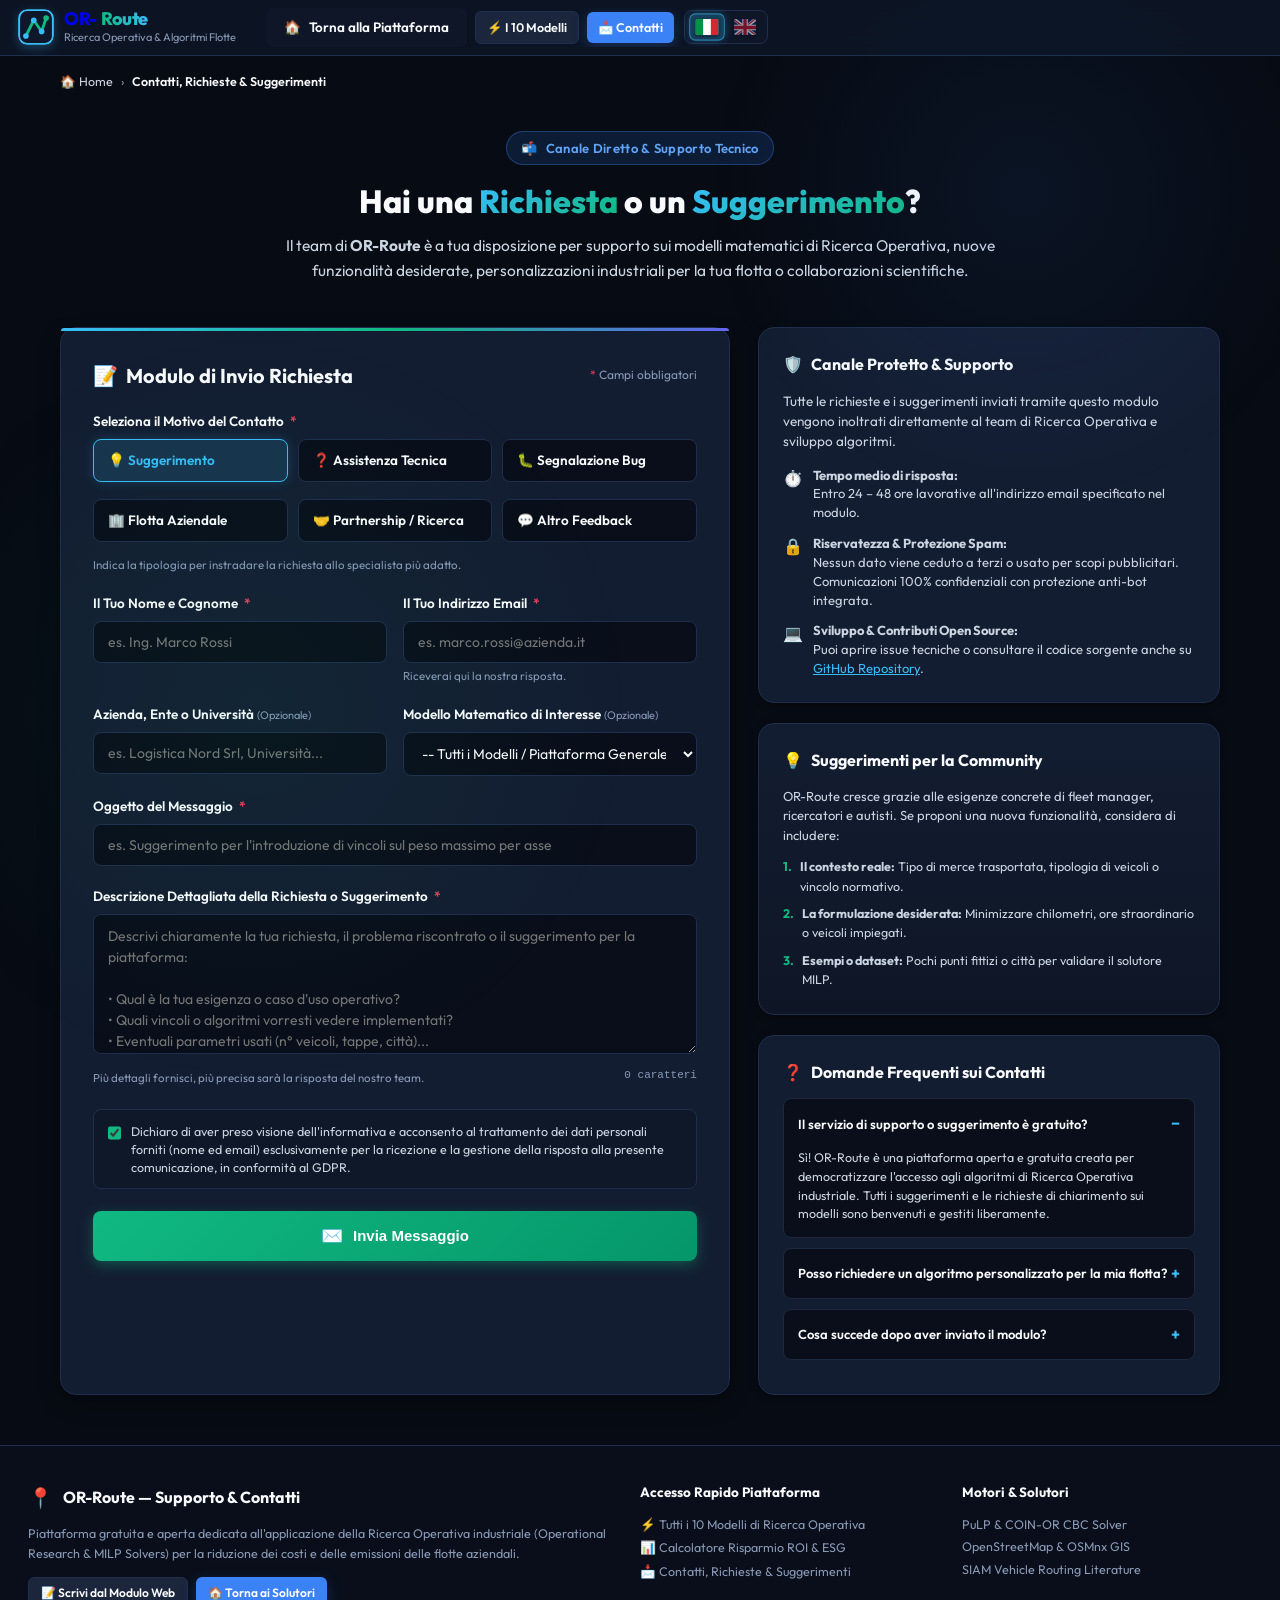
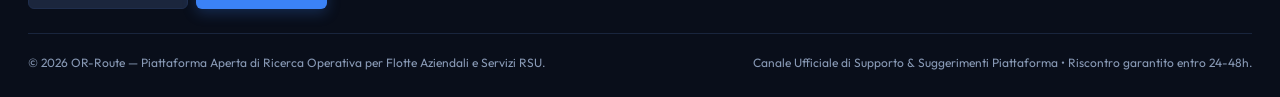
<file: web/contatti.html>
<!DOCTYPE html>
<html lang="it">
<head>
  <!-- Google tag (gtag.js) -->
  <script async src="https://www.googletagmanager.com/gtag/js?id=G-YT9ZZNVBYD"></script>
  <script>
    window.OR_ROUTE_GA_ID = "G-YT9ZZNVBYD";
    window.OR_ROUTE_GTM_ID = "GTM-5PGN5QN8";
    window.dataLayer = window.dataLayer || [];
    function gtag(){dataLayer.push(arguments);}
    gtag("js", new Date());
    gtag("config", "G-YT9ZZNVBYD", { anonymize_ip: true });
  </script>

  <meta charset="UTF-8">
  <meta name="viewport" content="width=device-width, initial-scale=1.0">
  <title>Contatti, Assistenza &amp; Suggerimenti &mdash; OR-Route</title>
  <meta name="description" content="Invia le tue richieste, segnalazioni o suggerimenti per la piattaforma OR-Route di Ricerca Operativa e ottimizzazione flotte aziendali.">
  <meta name="robots" content="index, follow">
  <link rel="icon" type="image/svg+xml" href="/favicon.svg">
  <link rel="icon" type="image/png" sizes="64x64" href="/favicon.png">
  <link rel="shortcut icon" href="/favicon.ico">
  <link rel="apple-touch-icon" href="/favicon.png">
  <link rel="canonical" href="https://or-route.com/contatti">
  <link rel="alternate" hreflang="it" href="https://or-route.com/contatti">
  <link rel="alternate" hreflang="en" href="https://or-route.com/contatti?lang=en">
  <meta property="og:type" content="website">
  <meta property="og:site_name" content="OR-Route">
  <meta property="og:title" content="Contatti, Assistenza &amp; Suggerimenti — OR-Route">
  <meta property="og:description" content="Contatta il team di OR-Route per assistenza tecnica, consulenza su modelli di Ricerca Operativa (CARP, CVRP, VRPTW) e ottimizzazione flotte.">
  <meta property="og:url" content="https://or-route.com/contatti">

  <!-- GOOGLE ADSENSE INTEGRATION (Codice Editore & Meta Tag di Verifica Dominio) -->
  <meta name="google-adsense-account" content="ca-pub-7594990329383062">
  <script async src="https://pagead2.googlesyndication.com/pagead/js/adsbygoogle.js?client=ca-pub-7594990329383062" crossorigin="anonymous"></script>

  <!-- Google Fonts: Outfit & JetBrains Mono -->
  <link rel="preconnect" href="https://fonts.googleapis.com">
  <link rel="preconnect" href="https://fonts.gstatic.com" crossorigin>
  <link href="https://fonts.googleapis.com/css2?family=JetBrains+Mono:wght@400;500;600;700&family=Outfit:wght@300;400;500;600;700;800&display=swap" rel="stylesheet">

  <!-- Foglio di Stile Base della Piattaforma -->
  <link rel="stylesheet" href="style.css?v=20261115_1420">

  <style>
    /* Stili dedicati per la pagina Contatti & Suggerimenti */
    .contact-hero {
      text-align: center;
      padding: 40px 20px 24px;
      max-width: 900px;
      margin: 0 auto;
    }
    .contact-badge {
      display: inline-flex;
      align-items: center;
      gap: 8px;
      padding: 6px 14px;
      border-radius: 9999px;
      background: rgba(59, 130, 246, 0.15);
      border: 1px solid rgba(59, 130, 246, 0.35);
      color: #60a5fa;
      font-size: 13px;
      font-weight: 600;
      letter-spacing: 0.3px;
      margin-bottom: 16px;
    }
    .contact-hero h1 {
      font-size: 32px;
      font-weight: 800;
      color: var(--text-main);
      margin-bottom: 12px;
      line-height: 1.25;
    }
    .contact-hero h1 span {
      background: linear-gradient(135deg, #38bdf8 0%, #10b981 100%);
      -webkit-background-clip: text;
      -webkit-text-fill-color: transparent;
    }
    .contact-hero p {
      font-size: 15.5px;
      color: var(--text-secondary);
      line-height: 1.6;
      max-width: 720px;
      margin: 0 auto;
    }

    /* Layout a 2 Colonne */
    .contact-grid {
      display: grid;
      grid-template-columns: 1.45fr 1fr;
      gap: 28px;
      max-width: 1200px;
      margin: 20px auto 50px;
      padding: 0 20px;
    }

    @media (max-width: 920px) {
      .contact-grid {
        grid-template-columns: 1fr;
        gap: 24px;
      }
      .contact-hero h1 {
        font-size: 26px;
      }
    }

    /* Box Principale Form */
    .form-card {
      background: var(--bg-card);
      border: 1px solid var(--border-color);
      border-radius: var(--radius-lg);
      padding: 32px;
      box-shadow: var(--shadow-md);
      position: relative;
    }

    .form-card::before {
      content: '';
      position: absolute;
      top: 0;
      left: 0;
      right: 0;
      height: 3px;
      background: linear-gradient(90deg, #38bdf8, #10b981, #6366f1);
      border-radius: var(--radius-lg) var(--radius-lg) 0 0;
    }

    .form-group-custom {
      margin-bottom: 20px;
    }
    .form-group-custom label {
      display: block;
      font-size: 13.5px;
      font-weight: 600;
      color: var(--text-main);
      margin-bottom: 7px;
    }
    .form-group-custom label .req {
      color: #f43f5e;
      margin-left: 3px;
    }
    .form-group-custom .hint {
      display: block;
      font-size: 11.5px;
      color: var(--text-muted);
      margin-top: 5px;
      line-height: 1.4;
    }

    .inp-custom, .select-custom, .textarea-custom {
      width: 100%;
      background: #090e1a;
      border: 1px solid #1f2e4d;
      border-radius: 8px;
      padding: 11px 14px;
      color: var(--text-main);
      font-size: 14px;
      font-family: inherit;
      transition: all 0.2s ease;
      box-sizing: border-box;
    }
    .inp-custom:focus, .select-custom:focus, .textarea-custom:focus {
      outline: none;
      border-color: #38bdf8;
      box-shadow: 0 0 0 3px rgba(56, 189, 248, 0.2);
      background: #0d1527;
    }
    .textarea-custom {
      min-height: 140px;
      resize: vertical;
      line-height: 1.5;
    }

    /* Badge Categorie Interattive */
    .category-pills {
      display: grid;
      grid-template-columns: repeat(auto-fill, minmax(180px, 1fr));
      gap: 10px;
      margin-bottom: 8px;
    }
    .category-pill {
      display: flex;
      align-items: center;
      gap: 8px;
      padding: 10px 14px;
      background: #090e1a;
      border: 1px solid #1f2e4d;
      border-radius: 8px;
      cursor: pointer;
      font-size: 13px;
      color: var(--text-secondary);
      transition: all 0.2s ease;
      user-select: none;
    }
    .category-pill:hover {
      border-color: rgba(56, 189, 248, 0.5);
      background: #10192e;
      color: var(--text-main);
    }
    .category-pill.active {
      border-color: #38bdf8;
      background: rgba(56, 189, 248, 0.14);
      color: #38bdf8;
      font-weight: 600;
      box-shadow: 0 0 12px rgba(56, 189, 248, 0.2);
    }
    .category-pill input {
      display: none;
    }

    .form-row-2 {
      display: grid;
      grid-template-columns: 1fr 1fr;
      gap: 16px;
    }
    @media (max-width: 600px) {
      .form-row-2 {
        grid-template-columns: 1fr;
      }
      .category-pills {
        grid-template-columns: 1fr;
      }
    }

    /* Privacy Checkbox */
    .privacy-check {
      display: flex;
      align-items: flex-start;
      gap: 10px;
      margin: 22px 0;
      padding: 12px 14px;
      background: rgba(14, 22, 38, 0.7);
      border: 1px solid var(--border-color);
      border-radius: 8px;
      font-size: 12.5px;
      color: var(--text-secondary);
      line-height: 1.45;
    }
    .privacy-check input[type="checkbox"] {
      margin-top: 3px;
      accent-color: #10b981;
      width: 16px;
      height: 16px;
      cursor: pointer;
    }

    /* Azioni Form */
    .form-actions {
      display: flex;
      flex-direction: column;
      gap: 12px;
      margin-top: 10px;
    }
    .btn-submit-main {
      width: 100%;
      background: linear-gradient(135deg, #10b981 0%, #059669 100%);
      color: #ffffff;
      border: none;
      border-radius: 8px;
      padding: 14px 24px;
      font-size: 15px;
      font-weight: 700;
      cursor: pointer;
      display: flex;
      align-items: center;
      justify-content: center;
      gap: 10px;
      transition: all 0.25s ease;
      box-shadow: 0 4px 14px rgba(16, 185, 129, 0.35);
    }
    .btn-submit-main:hover {
      background: linear-gradient(135deg, #059669 0%, #047857 100%);
      transform: translateY(-2px);
      box-shadow: 0 6px 20px rgba(16, 185, 129, 0.45);
    }
    .btn-submit-main:disabled {
      opacity: 0.6;
      cursor: not-allowed;
      transform: none;
      box-shadow: none;
    }

    .btn-mailto-fallback {
      width: 100%;
      background: #0f172a;
      border: 1px solid #1e293b;
      color: #94a3b8;
      border-radius: 8px;
      padding: 11px 18px;
      font-size: 13px;
      font-weight: 500;
      cursor: pointer;
      display: flex;
      align-items: center;
      justify-content: center;
      gap: 8px;
      transition: all 0.2s ease;
      text-decoration: none;
    }
    .btn-mailto-fallback:hover {
      background: #1e293b;
      color: #f1f5f9;
      border-color: #334155;
    }

    /* Feedback Alert Boxes */
    .alert-box {
      display: none;
      padding: 16px 20px;
      border-radius: 10px;
      margin-bottom: 22px;
      font-size: 13.5px;
      line-height: 1.5;
      animation: fadeIn 0.3s ease;
    }
    @keyframes fadeIn {
      from { opacity: 0; transform: translateY(-8px); }
      to { opacity: 1; transform: translateY(0); }
    }
    .alert-success {
      background: rgba(16, 185, 129, 0.15);
      border: 1px solid rgba(16, 185, 129, 0.5);
      color: #34d399;
    }
    .alert-error {
      background: rgba(239, 68, 68, 0.15);
      border: 1px solid rgba(239, 68, 68, 0.5);
      color: #f87171;
    }
    .alert-loading {
      background: rgba(56, 189, 248, 0.15);
      border: 1px solid rgba(56, 189, 248, 0.5);
      color: #38bdf8;
      display: none;
      align-items: center;
      gap: 12px;
    }
    .spinner {
      width: 18px;
      height: 18px;
      border: 2px solid rgba(56, 189, 248, 0.3);
      border-top-color: #38bdf8;
      border-radius: 50%;
      animation: spin 0.8s linear infinite;
    }
    @keyframes spin {
      to { transform: rotate(360deg); }
    }

    /* Sidebar Cards */
    .sidebar-col {
      display: flex;
      flex-direction: column;
      gap: 20px;
    }
    .side-card {
      background: var(--bg-card);
      border: 1px solid var(--border-color);
      border-radius: var(--radius-lg);
      padding: 24px;
      box-shadow: var(--shadow-sm);
    }
    .side-card h3 {
      font-size: 16px;
      font-weight: 700;
      color: var(--text-main);
      margin-bottom: 14px;
      display: flex;
      align-items: center;
      gap: 8px;
    }
    .email-display-box {
      background: #080d18;
      border: 1px solid #1e293b;
      border-radius: 8px;
      padding: 14px 16px;
      display: flex;
      align-items: center;
      justify-content: space-between;
      gap: 10px;
      margin: 12px 0 16px;
    }
    .email-text {
      font-family: 'JetBrains Mono', monospace;
      font-size: 14px;
      color: #38bdf8;
      font-weight: 600;
      word-break: break-all;
    }
    .btn-copy {
      background: #1e293b;
      border: 1px solid #334155;
      color: #f8fafc;
      padding: 6px 12px;
      border-radius: 6px;
      font-size: 12px;
      font-weight: 600;
      cursor: pointer;
      display: inline-flex;
      align-items: center;
      gap: 5px;
      transition: all 0.2s ease;
      flex-shrink: 0;
    }
    .btn-copy:hover {
      background: #334155;
      color: #38bdf8;
    }

    .info-list {
      list-style: none;
      display: flex;
      flex-direction: column;
      gap: 12px;
      font-size: 13px;
      color: var(--text-secondary);
    }
    .info-list li {
      display: flex;
      align-items: flex-start;
      gap: 10px;
      line-height: 1.45;
    }
    .info-list li span.icon {
      font-size: 16px;
      flex-shrink: 0;
      margin-top: 1px;
    }

    /* FAQ Accordion rapido */
    .faq-mini-item {
      border: 1px solid #1e293b;
      border-radius: 8px;
      margin-bottom: 10px;
      background: #090e1a;
      overflow: hidden;
    }
    .faq-mini-item summary {
      padding: 12px 14px;
      cursor: pointer;
      font-size: 13px;
      font-weight: 600;
      color: var(--text-main);
      display: flex;
      align-items: center;
      justify-content: space-between;
      list-style: none;
      user-select: none;
    }
    .faq-mini-item summary::-webkit-details-marker {
      display: none;
    }
    .faq-mini-item summary::after {
      content: '+';
      font-size: 16px;
      color: #38bdf8;
      font-weight: 700;
    }
    .faq-mini-item[open] summary::after {
      content: '−';
    }
    .faq-mini-item p {
      padding: 0 14px 14px;
      font-size: 12.5px;
      color: var(--text-secondary);
      line-height: 1.5;
    }

    /* Breadcrumbs */
    .breadcrumbs {
      max-width: 1200px;
      margin: 16px auto 0;
      padding: 0 20px;
      font-size: 12.5px;
      color: var(--text-muted);
      display: flex;
      align-items: center;
      gap: 8px;
    }
    .breadcrumbs a {
      color: var(--text-secondary);
      text-decoration: none;
      transition: color 0.2s;
    }
    .breadcrumbs a:hover {
      color: #38bdf8;
    }
  </style>
</head>
<body>

  <!-- =========================================================================
       1. HEADER DELLA PIATTAFORMA (COERENTE CON INDEX.HTML)
       ========================================================================= -->
  <header class="app-header">
    <div class="header-container">
      <a href="index.html" class="logo-group" style="text-decoration: none; cursor: pointer; flex-shrink: 0;" title="Torna alla Home Page di OR-Route">
        <div class="logo-badge"><img src="favicon.svg" alt="OR-Route" width="36" height="36" style="width: 100%; height: 100%; display: block;"></div>
        <div class="logo-text">
          <h1>OR-<span class="highlight">Route</span></h1>
          <div class="logo-sub">Ricerca Operativa &amp; Algoritmi Flotte</div>
        </div>
      </a>

      <div class="header-meta">
        <div style="display: flex; align-items: center; gap: 8px; flex-shrink: 0;">
          <a href="index.html" class="btn btn-home" style="text-decoration: none;" title="Torna all'applicazione e ai solutori">
            <span>🏠</span> Torna alla Piattaforma
          </a>

          <a href="index.html#modelli" class="btn btn-secondary btn-sm" style="text-decoration: none;">
            ⚡ I 10 Modelli
          </a>

          <a href="contatti.html" class="btn btn-blue btn-sm active" style="text-decoration: none;" title="Sei nella pagina contatti e supporto">
            📩 Contatti
          </a>

          <!-- Selettore Lingua (Italiano / English - Immagini Bandiere SVG) -->
          <div class="lang-switch-box" title="Seleziona la lingua / Select language">
            <button type="button" id="btnLangIT" class="btn-lang active" onclick="setLanguage('it')" title="Lingua Italiana">
              <img src="flag_it.svg" alt="Italiano" class="flag-icon-img" width="22" height="16">
            </button>
            <button type="button" id="btnLangEN" class="btn-lang" onclick="setLanguage('en')" title="English Language">
              <img src="flag_en.svg" alt="English" class="flag-icon-img" width="22" height="16">
            </button>
          </div>
        </div>
      </div>
    </div>
  </header>

  <!-- Breadcrumbs -->
  <div class="breadcrumbs">
    <a href="index.html">🏠 Home</a>
    <span>&rsaquo;</span>
    <span style="color: var(--text-main); font-weight: 600;">Contatti, Richieste &amp; Suggerimenti</span>
  </div>

  <!-- Hero Header -->
  <section class="contact-hero">
    <div class="contact-badge">
      <span>📬</span> Canale Diretto &amp; Supporto Tecnico
    </div>
    <h1>Hai una <span>Richiesta</span> o un <span>Suggerimento</span>?</h1>
    <p>
      Il team di <strong>OR-Route</strong> è a tua disposizione per supporto sui modelli matematici di Ricerca Operativa,
      nuove funzionalità desiderate, personalizzazioni industriali per la tua flotta o collaborazioni scientifiche.
    </p>
  </section>

  <!-- =========================================================================
       2. CONTENUTO PRINCIPALE (GRIGLIA FORM + SIDEBAR)
       ========================================================================= -->
  <main class="contact-grid">

    <!-- COLONNA SINISTRA: FORM DI COMPILAZIONE -->
    <section class="form-card">
      <div style="display: flex; align-items: center; justify-content: space-between; margin-bottom: 20px;">
        <h2 style="font-size: 20px; font-weight: 700; color: var(--text-main); display: flex; align-items: center; gap: 8px;">
          <span>📝</span> Modulo di Invio Richiesta
        </h2>
        <span style="font-size: 12px; color: var(--text-muted);"><span style="color:#f43f5e;">*</span> Campi obbligatori</span>
      </div>

      <!-- Alert di stato -->
      <div id="alertSuccess" class="alert-box alert-success">
        <div style="display: flex; align-items: flex-start; gap: 10px;">
          <span style="font-size: 22px;">✅</span>
          <div>
            <strong>Messaggio inviato con successo!</strong>
            <p style="margin-top: 4px; font-size: 13px;">
              La tua richiesta è stata trasmessa al team di supporto OR-Route.
              Ti risponderemo all'indirizzo email specificato nel più breve tempo possibile (entro 24-48h lavorative).
            </p>
          </div>
        </div>
      </div>

      <div id="alertError" class="alert-box alert-error">
        <div style="display: flex; align-items: flex-start; gap: 10px;">
          <span style="font-size: 22px;">⚠️</span>
          <div>
            <strong>Impossibile inviare il messaggio.</strong>
            <p style="margin-top: 4px; font-size: 13px;">
              Si è verificato un problema di rete o blocco temporaneo. Per favore verifica la connessione e riprova tra qualche istante.
            </p>
          </div>
        </div>
      </div>

      <div id="alertLoading" class="alert-box alert-loading">
        <div class="spinner"></div>
        <div>
          <strong>Invio del messaggio in corso...</strong>
          <span style="display: block; font-size: 12px; opacity: 0.85;">Attendi un istante, stiamo trasmettendo la tua richiesta.</span>
        </div>
      </div>

      <!-- FORM HTML COMPLETO -->
      <form id="contactForm" method="POST" novalidate>
        <!-- Campo Honeypot Antispam per Bot (Invisibile per gli utenti) -->
        <input type="text" name="_honey" style="display:none !important;" tabindex="-1" autocomplete="off">
        <!-- Campi di configurazione FormSubmit.co -->
        <input type="hidden" name="_captcha" value="false">
        <input type="hidden" name="_template" value="table">
        <input type="hidden" name="_subject" id="formSubjectHidden" value="[OR-Route] Nuova Richiesta / Suggerimento dal Form Web">
        <input type="hidden" name="_autoresponse" value="Grazie per aver contattato OR-Route! Abbiamo ricevuto la tua comunicazione e il nostro team ti risponderà al più presto.">

        <!-- 1. Categoria del messaggio (Pills interattive) -->
        <div class="form-group-custom">
          <label>Seleziona il Motivo del Contatto <span class="req">*</span></label>
          <div class="category-pills">
            <label class="category-pill active" onclick="selectCategory('Suggerimento', this)">
              <input type="radio" name="categoria" value="Suggerimento" checked>
              <span>💡 Suggerimento</span>
            </label>
            <label class="category-pill" onclick="selectCategory('Richiesta Assistenza', this)">
              <input type="radio" name="categoria" value="Richiesta Assistenza">
              <span>❓ Assistenza Tecnica</span>
            </label>
            <label class="category-pill" onclick="selectCategory('Segnalazione Bug', this)">
              <input type="radio" name="categoria" value="Segnalazione Bug">
              <span>🐛 Segnalazione Bug</span>
            </label>
            <label class="category-pill" onclick="selectCategory('Personalizzazione Flotta', this)">
              <input type="radio" name="categoria" value="Personalizzazione Flotta">
              <span>🏢 Flotta Aziendale</span>
            </label>
            <label class="category-pill" onclick="selectCategory('Collaborazione', this)">
              <input type="radio" name="categoria" value="Collaborazione">
              <span>🤝 Partnership / Ricerca</span>
            </label>
            <label class="category-pill" onclick="selectCategory('Altro Feedback', this)">
              <input type="radio" name="categoria" value="Altro Feedback">
              <span>💬 Altro Feedback</span>
            </label>
          </div>
          <span class="hint">Indica la tipologia per instradare la richiesta allo specialista più adatto.</span>
        </div>

        <!-- 2. Nome & Email -->
        <div class="form-row-2">
          <div class="form-group-custom">
            <label for="userName">Il Tuo Nome e Cognome <span class="req">*</span></label>
            <input type="text" id="userName" name="nome" class="inp-custom" placeholder="es. Ing. Marco Rossi" required>
          </div>
          <div class="form-group-custom">
            <label for="userEmail">Il Tuo Indirizzo Email <span class="req">*</span></label>
            <input type="email" id="userEmail" name="email" class="inp-custom" placeholder="es. marco.rossi@azienda.it" required>
            <span class="hint">Riceverai qui la nostra risposta.</span>
          </div>
        </div>

        <!-- 3. Azienda & Modello di Riferimento -->
        <div class="form-row-2">
          <div class="form-group-custom">
            <label for="userCompany">Azienda, Ente o Università <span style="font-size:11px; color:var(--text-muted); font-weight:normal;">(Opzionale)</span></label>
            <input type="text" id="userCompany" name="azienda_ente" class="inp-custom" placeholder="es. Logistica Nord Srl, Università...">
          </div>
          <div class="form-group-custom">
            <label for="modelSelect">Modello Matematico di Interesse <span style="font-size:11px; color:var(--text-muted); font-weight:normal;">(Opzionale)</span></label>
            <select id="modelSelect" name="modello_interessato" class="select-custom">
              <option value="Generale">-- Tutti i Modelli / Piattaforma Generale --</option>
              <option value="CVRP - Merci e Logistica B2B">📦 1. CVRP (Merci e Logistica B2B)</option>
              <option value="VRPTW - Fasce Orarie Tassative">⏱️ 2. VRPTW (Fasce Orarie Tassative)</option>
              <option value="CARP - Spazzamento Strade e RSU">🚛 3. CARP (Servizi Stradali e RSU)</option>
              <option value="EV-VRP - Flotte Elettriche & Ricariche">🔋 4. EV-VRP (Flotte Elettriche & Tappe)</option>
              <option value="VRPPD - Ritiri e Consegne Accoppiati">📦🔄 5. VRPPD (Pickup & Delivery)</option>
              <option value="MDVRP - Multi-Deposito">🏬 6. MDVRP (Multi-Deposito e Rimesse)</option>
              <option value="PCARP - Pianificazione Settimanale RSU">📅 7. PCARP (Periodico RSU)</option>
              <option value="CARPTW - Finestre Orarie & ZTL">⏱️🛣️ 8. CARPTW (Finestre Orarie ZTL)</option>
              <option value="CARPIF - Impianti Intermedi Discariche">♻️ 9. CARPIF (Impianti e Discariche)</option>
              <option value="DCARP - Riorganizzazione Dinamica">⚡ 10. DCARP (Guasti & Riassegnazione)</option>
              <option value="Cartografia GIS OpenStreetMap">🗺️ Motore Cartografico GIS / OSM</option>
              <option value="Calcolatore Risparmio ROI & ESG">📊 Calcolatore ROI & Emissioni ESG</option>
            </select>
          </div>
        </div>

        <!-- 4. Oggetto della Richiesta -->
        <div class="form-group-custom">
          <label for="formSubject">Oggetto del Messaggio <span class="req">*</span></label>
          <input type="text" id="formSubject" name="oggetto" class="inp-custom" placeholder="es. Suggerimento per l'introduzione di vincoli sul peso massimo per asse" required>
        </div>

        <!-- 5. Messaggio Dettagliato -->
        <div class="form-group-custom">
          <label for="formMessage">Descrizione Dettagliata della Richiesta o Suggerimento <span class="req">*</span></label>
          <textarea id="formMessage" name="messaggio" class="textarea-custom" placeholder="Descrivi chiaramente la tua richiesta, il problema riscontrato o il suggerimento per la piattaforma:&#10;&#10;• Qual è la tua esigenza o caso d'uso operativo?&#10;• Quali vincoli o algoritmi vorresti vedere implementati?&#10;• Eventuali parametri usati (n° veicoli, tappe, città)..." required></textarea>
          <div style="display: flex; justify-content: space-between; align-items: center; margin-top: 5px;">
            <span class="hint">Più dettagli fornisci, più precisa sarà la risposta del nostro team.</span>
            <span id="charCounter" style="font-size: 11px; color: var(--text-muted); font-family: monospace;">0 caratteri</span>
          </div>
        </div>

        <!-- 6. Informativa Privacy -->
        <div class="privacy-check">
          <input type="checkbox" id="privacyConsent" required checked>
          <label for="privacyConsent" style="cursor: pointer;">
            Dichiaro di aver preso visione dell'informativa e acconsento al trattamento dei dati personali forniti (nome ed email)
            esclusivamente per la ricezione e la gestione della risposta alla presente comunicazione, in conformità al GDPR.
          </label>
        </div>

        <!-- 7. Pulsanti d'Azione -->
        <div class="form-actions">
          <button type="submit" id="btnSubmit" class="btn-submit-main">
            <span style="font-size: 18px;">✉️</span> Invia Messaggio
          </button>
        </div>
      </form>
    </section>

    <!-- COLONNA DESTRA: INFORMAZIONI DI CONTATTO & FAQ RAPIDE -->
    <aside class="sidebar-col">

      <!-- Scheda Canale Diretto & Supporto (Senza esposizione email pubblica contro bot spam) -->
      <div class="side-card">
        <h3><span>🛡️</span> Canale Protetto &amp; Supporto</h3>
        <p style="font-size: 13.5px; color: var(--text-secondary); line-height: 1.5; margin-bottom: 14px;">
          Tutte le richieste e i suggerimenti inviati tramite questo modulo vengono inoltrati direttamente al team di Ricerca Operativa e sviluppo algoritmi.
        </p>

        <ul class="info-list">
          <li>
            <span class="icon">⏱️</span>
            <div>
              <strong>Tempo medio di risposta:</strong><br>
              Entro 24 &ndash; 48 ore lavorative all'indirizzo email specificato nel modulo.
            </div>
          </li>
          <li>
            <span class="icon">🔒</span>
            <div>
              <strong>Riservatezza &amp; Protezione Spam:</strong><br>
              Nessun dato viene ceduto a terzi o usato per scopi pubblicitari. Comunicazioni 100% confidenziali con protezione anti-bot integrata.
            </div>
          </li>
          <li>
            <span class="icon">💻</span>
            <div>
              <strong>Sviluppo &amp; Contributi Open Source:</strong><br>
              Puoi aprire issue tecniche o consultare il codice sorgente anche su
              <a href="https://github.com/trevinic/or-route" target="_blank" rel="noopener" style="color: #38bdf8; text-decoration: underline;">GitHub Repository</a>.
            </div>
          </li>
        </ul>
      </div>

      <!-- Scheda "Come Strutturare un Suggerimento Efficace" -->
      <div class="side-card" style="background: linear-gradient(180deg, #131d31 0%, #0e1626 100%);">
        <h3><span>💡</span> Suggerimenti per la Community</h3>
        <p style="font-size: 13px; color: var(--text-secondary); line-height: 1.5; margin-bottom: 12px;">
          OR-Route cresce grazie alle esigenze concrete di fleet manager, ricercatori e autisti.
          Se proponi una nuova funzionalità, considera di includere:
        </p>
        <div style="display: flex; flex-direction: column; gap: 8px; font-size: 12.5px; color: var(--text-secondary);">
          <div style="display:flex; gap:8px;">
            <span style="color:#10b981; font-weight:700;">1.</span>
            <span><strong>Il contesto reale:</strong> Tipo di merce trasportata, tipologia di veicoli o vincolo normativo.</span>
          </div>
          <div style="display:flex; gap:8px;">
            <span style="color:#10b981; font-weight:700;">2.</span>
            <span><strong>La formulazione desiderata:</strong> Minimizzare chilometri, ore straordinario o veicoli impiegati.</span>
          </div>
          <div style="display:flex; gap:8px;">
            <span style="color:#10b981; font-weight:700;">3.</span>
            <span><strong>Esempi o dataset:</strong> Pochi punti fittizi o città per validare il solutore MILP.</span>
          </div>
        </div>
      </div>

      <!-- Mini Accordion FAQ -->
      <div class="side-card">
        <h3><span>❓</span> Domande Frequenti sui Contatti</h3>

        <details class="faq-mini-item" open>
          <summary>Il servizio di supporto o suggerimento è gratuito?</summary>
          <p>
            Sì! OR-Route è una piattaforma aperta e gratuita creata per democratizzare l'accesso agli algoritmi di Ricerca Operativa industriale.
            Tutti i suggerimenti e le richieste di chiarimento sui modelli sono benvenuti e gestiti liberamente.
          </p>
        </details>

        <details class="faq-mini-item">
          <summary>Posso richiedere un algoritmo personalizzato per la mia flotta?</summary>
          <p>
            Certamente. Se la tua azienda ha vincoli specifici (es. ZTL orarie dinamiche, temperature controllate per surgelati,
            o trasbordi rimorchio-motrice), inviaci una descrizione dettagliata tramite questo form per valutare la fattibilità e la modellazione.
          </p>
        </details>

        <details class="faq-mini-item">
          <summary>Cosa succede dopo aver inviato il modulo?</summary>
          <p>
            Il modulo inoltra la tua notifica in tempo reale al nostro team tecnico.
            Riceverai un riscontro dettagliato direttamente all'indirizzo email che hai indicato entro 24-48 ore lavorative.
          </p>
        </details>
      </div>

    </aside>
  </main>

  <!-- =========================================================================
       3. FOOTER
       ========================================================================= -->
  <footer class="app-footer">
    <div class="footer-container">
      <div>
        <div style="display: flex; align-items: center; gap: 10px; margin-bottom: 10px;">
          <span style="font-size: 20px;">📍</span>
          <b style="font-size: 16px; color: var(--text-main);">OR-Route &mdash; Supporto &amp; Contatti</b>
        </div>
        <p style="font-size: 12.5px; color: var(--text-muted); line-height: 1.6; margin-bottom: 14px;">
          Piattaforma gratuita e aperta dedicata all'applicazione della Ricerca Operativa industriale (Operational Research &amp; MILP Solvers) per la riduzione dei costi e delle emissioni delle flotte aziendali.
        </p>
        <div style="display: flex; gap: 8px; flex-wrap: wrap;">
          <a href="#contactForm" class="btn btn-secondary btn-sm" style="font-size: 12px; text-decoration: none;">
            📝 Scrivi dal Modulo Web
          </a>
          <a href="index.html" class="btn btn-blue btn-sm" style="font-size: 12px; text-decoration: none;">
            🏠 Torna ai Solutori
          </a>
        </div>
      </div>
      <div>
        <h4 style="font-size: 13.5px; color: var(--text-main); margin-bottom: 10px;">Accesso Rapido Piattaforma</h4>
        <ul style="list-style: none; font-size: 12.5px; line-height: 1.9;">
          <li><a href="index.html" style="color:var(--text-muted); text-decoration:none;">⚡ Tutti i 10 Modelli di Ricerca Operativa</a></li>
          <li><a href="index.html" style="color:var(--text-muted); text-decoration:none;">📊 Calcolatore Risparmio ROI &amp; ESG</a></li>
          <li><a href="contatti.html" style="color:var(--text-muted); text-decoration:none;">📩 Contatti, Richieste &amp; Suggerimenti</a></li>
        </ul>
      </div>
      <div>
        <h4 style="font-size: 13.5px; color: var(--text-main); margin-bottom: 10px;">Motori &amp; Solutori</h4>
        <ul style="list-style: none; font-size: 12.5px; line-height: 1.8;">
          <li>PuLP &amp; COIN-OR CBC Solver</li>
          <li>OpenStreetMap &amp; OSMnx GIS</li>
          <li>SIAM Vehicle Routing Literature</li>
        </ul>
      </div>
    </div>
    <div class="footer-bottom">
      <div>&copy; 2026 OR-Route &mdash; Piattaforma Aperta di Ricerca Operativa per Flotte Aziendali e Servizi RSU.</div>
      <div>Canale Ufficiale di Supporto &amp; Suggerimenti Piattaforma &bull; Riscontro garantito entro 24-48h.</div>
    </div>
  </footer>

  <!-- Motore di Internazionalizzazione (Italiano / English) -->
  <script src="i18n.js?v=20261116_1816"></script>

  <!-- =========================================================================
       4. LOGICA JAVASCRIPT PER VALIDAZIONE, INVIO AJAX E FALLBACK MAILTO
       ========================================================================= -->
  <script>
    let selectedCategory = "Suggerimento";

    function selectCategory(cat, element) {
      selectedCategory = cat;
      document.querySelectorAll('.category-pill').forEach(el => el.classList.remove('active'));
      element.classList.add('active');
      const radio = element.querySelector('input[type="radio"]');
      if (radio) radio.checked = true;
    }

    // Contatore caratteri per il messaggio
    const msgInput = document.getElementById('formMessage');
    const charCounter = document.getElementById('charCounter');
    function updateCharCounter() {
      const isEn = typeof window.getLanguage === 'function' && window.getLanguage() === 'en';
      const suffix = isEn ? 'characters' : 'caratteri';
      charCounter.textContent = `${msgInput.value.length} ${suffix}`;
    }
    msgInput.addEventListener('input', updateCharCounter);

    const userNameInput = document.getElementById('userName');
    const userEmailInput = document.getElementById('userEmail');
    const userCompanyInput = document.getElementById('userCompany');
    const modelSelect = document.getElementById('modelSelect');
    const formSubjectInput = document.getElementById('formSubject');

    // Gestione Invio Form via AJAX con protezione anti-spam bot
    const contactForm = document.getElementById('contactForm');
    const alertSuccess = document.getElementById('alertSuccess');
    const alertError = document.getElementById('alertError');
    const alertLoading = document.getElementById('alertLoading');
    const btnSubmit = document.getElementById('btnSubmit');

    contactForm.addEventListener('submit', async function(e) {
      e.preventDefault();

      // Controllo trappola honeypot: se compilato è un bot automatico
      const honeyField = contactForm.querySelector('input[name="_honey"]');
      if (honeyField && honeyField.value.trim() !== "") {
        console.warn("Rilevata compilazione bot automatica.");
        return;
      }

      // Validazione base campi obbligatori
      const name = userNameInput.value.trim();
      const email = userEmailInput.value.trim();
      const subject = formSubjectInput.value.trim();
      const message = msgInput.value.trim();
      const privacy = document.getElementById('privacyConsent').checked;

      if (!name || !email || !subject || !message) {
        alert("Per favore compila tutti i campi obbligatori contrassegnati dall'asterisco (*).");
        return;
      }

      if (!privacy) {
        alert("È necessario acconsentire al trattamento dei dati di contatto per poter inviare la richiesta.");
        return;
      }

      // Validazione formato email
      const emailPattern = /^[^\s@]+@[^\s@]+\.[^\s@]+$/;
      if (!emailPattern.test(email)) {
        alert("Inserisci un indirizzo email valido per consentirci di risponderti.");
        userEmailInput.focus();
        return;
      }

      // Imposta oggetto personalizzato per la notifica via email
      const dynamicSubject = `[OR-Route - ${selectedCategory}] ${subject} (da ${name})`;
      document.getElementById('formSubjectHidden').value = dynamicSubject;

      // Mostra stato di caricamento
      alertSuccess.style.display = 'none';
      alertError.style.display = 'none';
      alertLoading.style.display = 'flex';
      btnSubmit.disabled = true;

      // Payload dati
      const payload = {
        name: name,
        email: email,
        company: userCompanyInput.value.trim() || "N/D",
        category: selectedCategory,
        model: modelSelect.value,
        subject: subject,
        message: message,
        _subject: dynamicSubject,
        _replyto: email,
        _captcha: "false",
        _template: "table"
      };

      let sentSuccessfully = false;

      // 1. Archiviazione di backup su backend locale /api/contact
      try {
        await fetch('/api/contact', {
          method: 'POST',
          headers: { 'Content-Type': 'application/json' },
          body: JSON.stringify(payload)
        });
      } catch (backendErr) {
        console.warn("Backend locale non disponibile per archiviazione:", backendErr);
      }

      // 2. Invio protetto verso il canale di supporto con endpoint offuscato anti-crawler
      try {
        const targetEndpoint = atob("aHR0cHM6Ly9mb3Jtc3VibWl0LmNvL2FqYXgvb3Iucm91dGUyMDI2QGdtYWlsLmNvbQ==");
        const response = await fetch(targetEndpoint, {
          method: "POST",
          headers: { 
            "Content-Type": "application/json",
            "Accept": "application/json"
          },
          body: JSON.stringify(payload)
        });

        if (response.ok) {
          sentSuccessfully = true;
        } else {
          console.warn("FormSubmit ha risposto con codice:", response.status);
          sentSuccessfully = false;
        }
      } catch (netErr) {
        console.error("Errore trasmissione:", netErr);
        sentSuccessfully = false;
      }

      alertLoading.style.display = 'none';
      btnSubmit.disabled = false;

      if (sentSuccessfully) {
        alertSuccess.style.display = 'block';
        contactForm.reset();
        selectedCategory = "Suggerimento";
        document.querySelectorAll('.category-pill').forEach((el, idx) => {
          if (idx === 0) el.classList.add('active');
          else el.classList.remove('active');
        });
        updateCharCounter();
        alertSuccess.scrollIntoView({ behavior: 'smooth', block: 'nearest' });
      } else {
        alertError.style.display = 'block';
        alertError.scrollIntoView({ behavior: 'smooth', block: 'nearest' });
      }
    });
  </script>
</body>
</html>
</file>
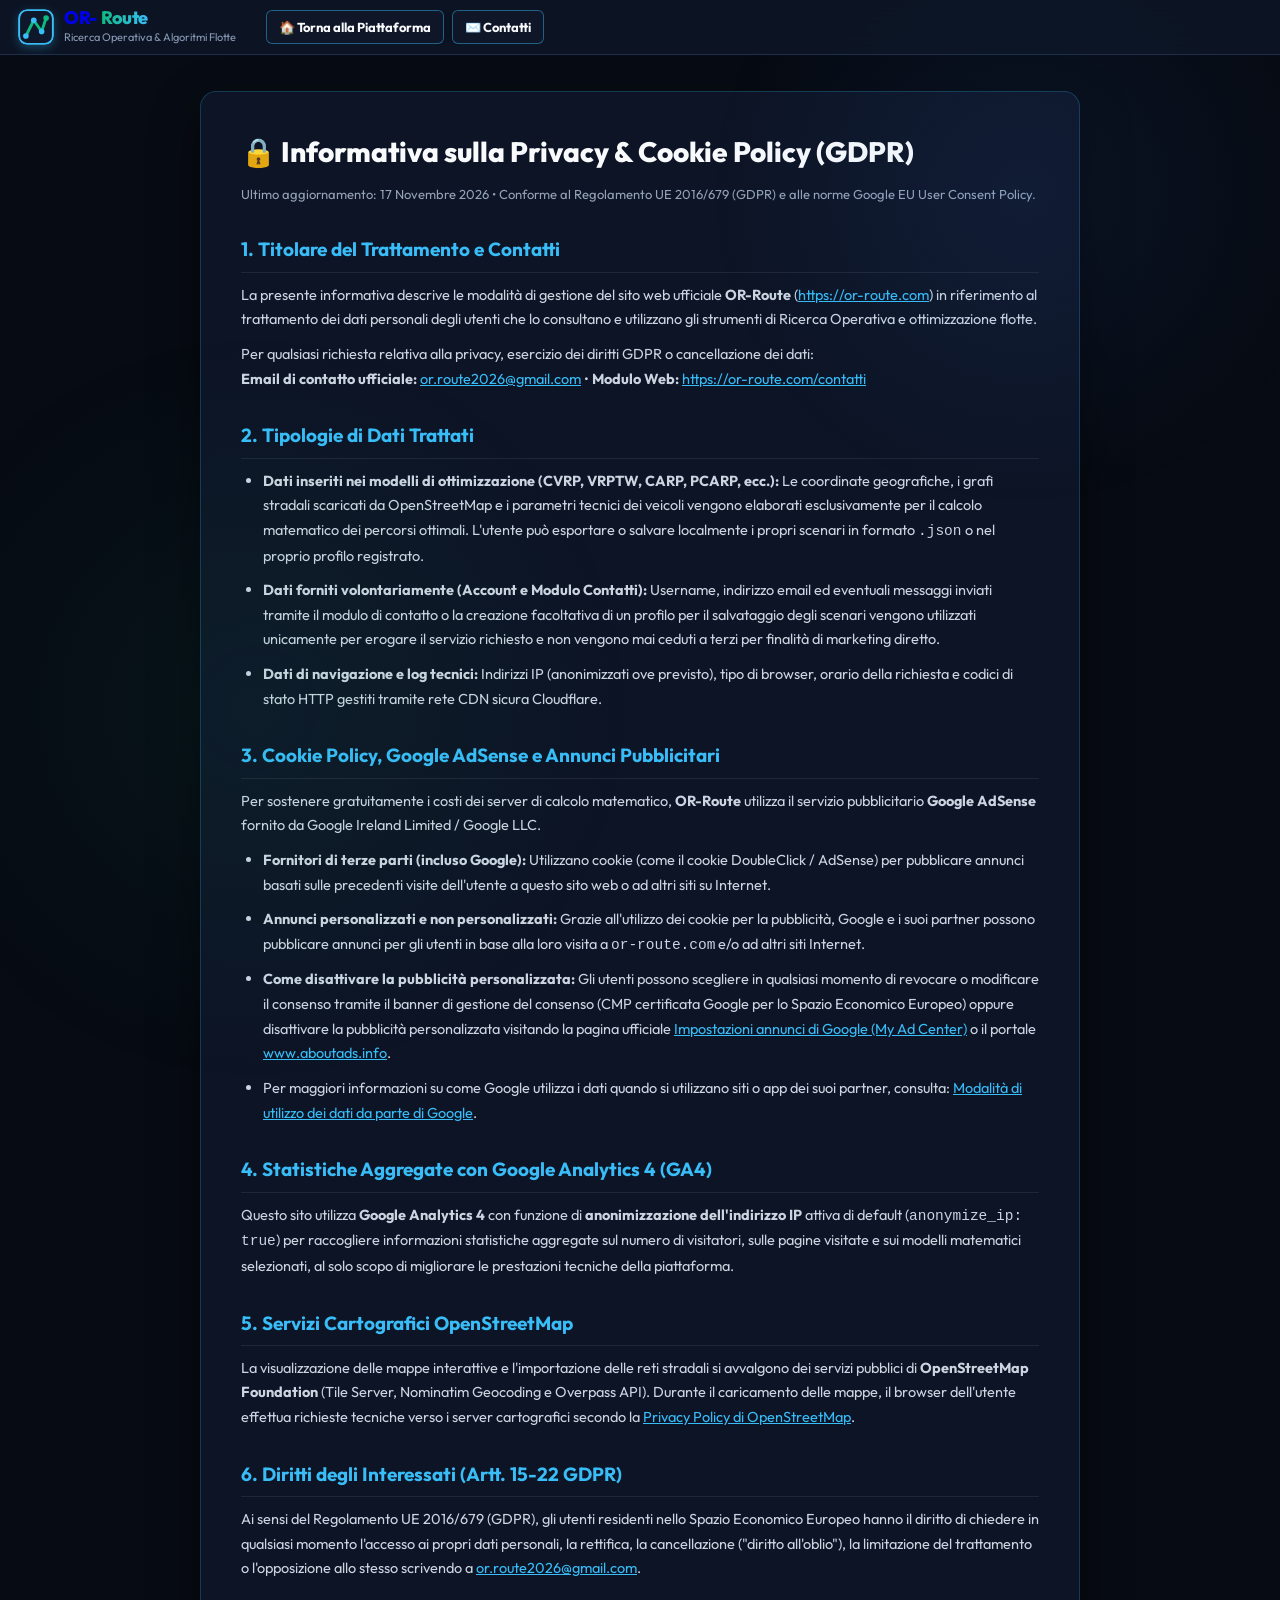
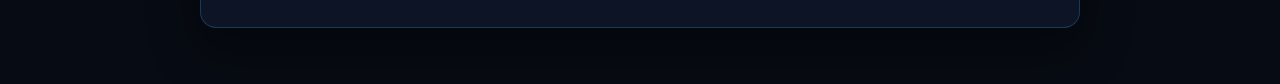
<file: web/privacy.html>
<!DOCTYPE html>
<html lang="it">
<head>
  <!-- Google tag (gtag.js) -->
  <script async src="https://www.googletagmanager.com/gtag/js?id=G-YT9ZZNVBYD"></script>
  <script>
    window.OR_ROUTE_GA_ID = "G-YT9ZZNVBYD";
    window.dataLayer = window.dataLayer || [];
    function gtag(){dataLayer.push(arguments);}
    gtag("js", new Date());
    gtag("config", "G-YT9ZZNVBYD", { anonymize_ip: true });
  </script>

  <meta charset="UTF-8">
  <meta name="viewport" content="width=device-width, initial-scale=1.0">
  <title>Informativa sulla Privacy &amp; Cookie Policy (GDPR) &mdash; OR-Route</title>
  <meta name="description" content="Informativa sulla Privacy, trattamento dei dati personali (GDPR UE 2016/679) e Cookie Policy della piattaforma OR-Route (or-route.com).">
  <meta name="robots" content="index, follow">
  <link rel="icon" type="image/svg+xml" href="/favicon.svg">
  <link rel="icon" type="image/png" sizes="64x64" href="/favicon.png">
  <link rel="shortcut icon" href="/favicon.ico">
  <link rel="apple-touch-icon" href="/favicon.png">
  <link rel="canonical" href="https://or-route.com/privacy">

  <!-- GOOGLE ADSENSE -->
  <meta name="google-adsense-account" content="ca-pub-7594990329383062">
  <script async src="https://pagead2.googlesyndication.com/pagead/js/adsbygoogle.js?client=ca-pub-7594990329383062" crossorigin="anonymous"></script>

  <link rel="preconnect" href="https://fonts.googleapis.com">
  <link rel="preconnect" href="https://fonts.gstatic.com" crossorigin>
  <link href="https://fonts.googleapis.com/css2?family=JetBrains+Mono:wght@400;600&family=Outfit:wght@300;400;500;600;700;800&display=swap" rel="stylesheet">
  <link rel="stylesheet" href="style.css?v=20261115_1420">

  <style>
    .privacy-wrapper {
      max-width: 920px;
      margin: 36px auto 60px;
      padding: 0 20px;
    }
    .privacy-card {
      background: rgba(15, 23, 42, 0.85);
      border: 1px solid rgba(56, 189, 248, 0.22);
      border-radius: 16px;
      padding: 36px 40px;
      box-shadow: 0 20px 50px rgba(0, 0, 0, 0.45);
      color: #e2e8f0;
      line-height: 1.7;
    }
    .privacy-card h1 {
      font-size: 28px;
      font-weight: 800;
      margin-bottom: 8px;
      color: #f8fafc;
    }
    .privacy-card h2 {
      font-size: 19px;
      font-weight: 700;
      color: #38bdf8;
      margin-top: 28px;
      margin-bottom: 10px;
      border-bottom: 1px solid rgba(255, 255, 255, 0.08);
      padding-bottom: 6px;
    }
    .privacy-card p, .privacy-card li {
      font-size: 14.5px;
      color: #cbd5e1;
      margin-bottom: 10px;
    }
    .privacy-card ul {
      padding-left: 22px;
      margin-bottom: 14px;
    }
    .privacy-card a {
      color: #38bdf8;
      text-decoration: underline;
    }
    @media (max-width: 768px) {
      .privacy-card { padding: 24px 20px; }
      .privacy-card h1 { font-size: 23px; }
    }
  </style>
</head>
<body>
  <header class="app-header">
    <div class="header-container">
      <a href="/" class="logo-group" style="text-decoration: none; display: flex; align-items: center; gap: 10px;">
        <div class="logo-badge"><img src="favicon.svg" alt="OR-Route" width="36" height="36" style="width: 100%; height: 100%; display: block;"></div>
        <div class="logo-text">
          <h1>OR-<span class="highlight">Route</span></h1>
          <div class="logo-sub">Ricerca Operativa &amp; Algoritmi Flotte</div>
        </div>
      </a>
      <div class="header-meta">
        <a href="/" class="btn-home" style="text-decoration: none;">🏠 Torna alla Piattaforma</a>
        <a href="/contatti" class="btn-home" style="text-decoration: none;">✉️ Contatti</a>
      </div>
    </div>
  </header>

  <main class="privacy-wrapper">
    <div class="privacy-card">
      <h1>🔒 Informativa sulla Privacy &amp; Cookie Policy (GDPR)</h1>
      <p style="font-size: 13px; color: #94a3b8;">Ultimo aggiornamento: 17 Novembre 2026 &bull; Conforme al Regolamento UE 2016/679 (GDPR) e alle norme Google EU User Consent Policy.</p>

      <h2>1. Titolare del Trattamento e Contatti</h2>
      <p>
        La presente informativa descrive le modalità di gestione del sito web ufficiale <strong>OR-Route</strong> (<a href="https://or-route.com">https://or-route.com</a>) in riferimento al trattamento dei dati personali degli utenti che lo consultano e utilizzano gli strumenti di Ricerca Operativa e ottimizzazione flotte.
      </p>
      <p>
        Per qualsiasi richiesta relativa alla privacy, esercizio dei diritti GDPR o cancellazione dei dati:
        <br><strong>Email di contatto ufficiale:</strong> <a href="mailto:or.route2026@gmail.com">or.route2026@gmail.com</a> &bull; <strong>Modulo Web:</strong> <a href="/contatti">https://or-route.com/contatti</a>
      </p>

      <h2>2. Tipologie di Dati Trattati</h2>
      <ul>
        <li><strong>Dati inseriti nei modelli di ottimizzazione (CVRP, VRPTW, CARP, PCARP, ecc.):</strong> Le coordinate geografiche, i grafi stradali scaricati da OpenStreetMap e i parametri tecnici dei veicoli vengono elaborati esclusivamente per il calcolo matematico dei percorsi ottimali. L'utente può esportare o salvare localmente i propri scenari in formato <code>.json</code> o nel proprio profilo registrato.</li>
        <li><strong>Dati forniti volontariamente (Account e Modulo Contatti):</strong> Username, indirizzo email ed eventuali messaggi inviati tramite il modulo di contatto o la creazione facoltativa di un profilo per il salvataggio degli scenari vengono utilizzati unicamente per erogare il servizio richiesto e non vengono mai ceduti a terzi per finalità di marketing diretto.</li>
        <li><strong>Dati di navigazione e log tecnici:</strong> Indirizzi IP (anonimizzati ove previsto), tipo di browser, orario della richiesta e codici di stato HTTP gestiti tramite rete CDN sicura Cloudflare.</li>
      </ul>

      <h2>3. Cookie Policy, Google AdSense e Annunci Pubblicitari</h2>
      <p>
        Per sostenere gratuitamente i costi dei server di calcolo matematico, <strong>OR-Route</strong> utilizza il servizio pubblicitario <strong>Google AdSense</strong> fornito da Google Ireland Limited / Google LLC.
      </p>
      <ul>
        <li><strong>Fornitori di terze parti (incluso Google):</strong> Utilizzano cookie (come il cookie DoubleClick / AdSense) per pubblicare annunci basati sulle precedenti visite dell'utente a questo sito web o ad altri siti su Internet.</li>
        <li><strong>Annunci personalizzati e non personalizzati:</strong> Grazie all'utilizzo dei cookie per la pubblicità, Google e i suoi partner possono pubblicare annunci per gli utenti in base alla loro visita a <code>or-route.com</code> e/o ad altri siti Internet.</li>
        <li><strong>Come disattivare la pubblicità personalizzata:</strong> Gli utenti possono scegliere in qualsiasi momento di revocare o modificare il consenso tramite il banner di gestione del consenso (CMP certificata Google per lo Spazio Economico Europeo) oppure disattivare la pubblicità personalizzata visitando la pagina ufficiale <a href="https://myadcenter.google.com/" target="_blank" rel="noopener">Impostazioni annunci di Google (My Ad Center)</a> o il portale <a href="https://www.aboutads.info" target="_blank" rel="noopener">www.aboutads.info</a>.</li>
        <li>Per maggiori informazioni su come Google utilizza i dati quando si utilizzano siti o app dei suoi partner, consulta: <a href="https://policies.google.com/technologies/partner-sites?hl=it" target="_blank" rel="noopener">Modalità di utilizzo dei dati da parte di Google</a>.</li>
      </ul>

      <h2>4. Statistiche Aggregate con Google Analytics 4 (GA4)</h2>
      <p>
        Questo sito utilizza <strong>Google Analytics 4</strong> con funzione di <strong>anonimizzazione dell'indirizzo IP</strong> attiva di default (<code>anonymize_ip: true</code>) per raccogliere informazioni statistiche aggregate sul numero di visitatori, sulle pagine visitate e sui modelli matematici selezionati, al solo scopo di migliorare le prestazioni tecniche della piattaforma.
      </p>

      <h2>5. Servizi Cartografici OpenStreetMap</h2>
      <p>
        La visualizzazione delle mappe interattive e l'importazione delle reti stradali si avvalgono dei servizi pubblici di <strong>OpenStreetMap Foundation</strong> (Tile Server, Nominatim Geocoding e Overpass API). Durante il caricamento delle mappe, il browser dell'utente effettua richieste tecniche verso i server cartografici secondo la <a href="https://osmfoundation.org/wiki/Privacy_Policy" target="_blank" rel="noopener">Privacy Policy di OpenStreetMap</a>.
      </p>

      <h2>6. Diritti degli Interessati (Artt. 15-22 GDPR)</h2>
      <p>
        Ai sensi del Regolamento UE 2016/679 (GDPR), gli utenti residenti nello Spazio Economico Europeo hanno il diritto di chiedere in qualsiasi momento l'accesso ai propri dati personali, la rettifica, la cancellazione ("diritto all'oblio"), la limitazione del trattamento o l'opposizione allo stesso scrivendo a <a href="mailto:or.route2026@gmail.com">or.route2026@gmail.com</a>.
      </p>
    </div>
  </main>
</body>
</html>
</file>
<file: web/style.css>
/* ==========================================================================
   OR-Route - Design System & Modern Fleet Optimization Theme
   Palette Curata, Glassmorphism, Dark Mode, Typography Outfit + JetBrains Mono
   ========================================================================== */

:root {
  --bg-dark: #070b13;
  --bg-surface: #0e1626;
  --bg-card: #131d31;
  --bg-card-hover: #192742;
  --bg-glass: rgba(19, 29, 49, 0.75);
  
  --border-color: #1f2e4d;
  --border-highlight: rgba(59, 130, 246, 0.3);
  
  --text-main: #f8fafc;
  --text-secondary: #cbd5e1;
  --text-muted: #8899b5;
  
  --primary: #10b981;
  --primary-glow: rgba(16, 185, 129, 0.25);
  --primary-hover: #059669;
  
  --accent-blue: #3b82f6;
  --accent-blue-glow: rgba(59, 130, 246, 0.25);
  --accent-indigo: #6366f1;
  --accent-amber: #f59e0b;
  --accent-purple: #8b5cf6;
  --accent-cyan: #06b6d4;
  --danger: #ef4444;
  
  --radius-sm: 6px;
  --radius-md: 10px;
  --radius-lg: 16px;
  --radius-full: 9999px;
  
  --shadow-sm: 0 2px 8px rgba(0, 0, 0, 0.3);
  --shadow-md: 0 8px 24px -4px rgba(0, 0, 0, 0.45);
  --shadow-lg: 0 20px 35px -8px rgba(0, 0, 0, 0.65);
  --shadow-glow: 0 0 25px rgba(16, 185, 129, 0.2);
}

* {
  box-sizing: border-box;
  margin: 0;
  padding: 0;
}

body {
  font-family: 'Outfit', -apple-system, BlinkMacSystemFont, 'Segoe UI', Roboto, sans-serif;
  background-color: var(--bg-dark);
  color: var(--text-main);
  line-height: 1.55;
  min-height: 100vh;
  overflow-x: hidden;
  position: relative;
}

/* Background Glowing Ambient Orbs */
body::before {
  content: "";
  position: fixed;
  top: -10vw;
  right: -5vw;
  width: 50vw;
  height: 50vw;
  border-radius: 50%;
  background: radial-gradient(circle, rgba(59, 130, 246, 0.08) 0%, rgba(0, 0, 0, 0) 70%);
  pointer-events: none;
  z-index: 0;
}

body::after {
  content: "";
  position: fixed;
  bottom: -15vw;
  left: -10vw;
  width: 60vw;
  height: 60vw;
  border-radius: 50%;
  background: radial-gradient(circle, rgba(16, 185, 129, 0.06) 0%, rgba(0, 0, 0, 0) 70%);
  pointer-events: none;
  z-index: 0;
}

/* Header & Top Navigation (Compatto su Riga Singola) */
header.app-header {
  position: sticky;
  top: 0;
  z-index: 1000;
  backdrop-filter: blur(14px);
  background: rgba(14, 22, 38, 0.92);
  border-bottom: 1px solid var(--border-color);
  padding: 8px 18px;
}

.header-container {
  max-width: 1560px;
  margin: 0 auto;
  display: flex;
  justify-content: flex-start;
  align-items: center;
  flex-wrap: nowrap;
  gap: 30px;
}

.logo-group {
  display: flex;
  align-items: center;
  gap: 10px;
  flex-shrink: 0;
}

.logo-badge {
  width: 36px;
  height: 36px;
  border-radius: 9px;
  background: transparent;
  display: flex;
  align-items: center;
  justify-content: center;
  box-shadow: 0 3px 10px rgba(56, 189, 248, 0.28);
  flex-shrink: 0;
  overflow: hidden;
}

.logo-text h1 {
  font-size: 18px;
  font-weight: 800;
  letter-spacing: -0.4px;
  display: flex;
  align-items: center;
  gap: 4px;
  line-height: 1.15;
  white-space: nowrap;
}

.logo-text h1 span.highlight {
  background: linear-gradient(90deg, #10b981, #38bdf8);
  -webkit-background-clip: text;
  -webkit-text-fill-color: transparent;
}

.logo-sub {
  font-size: 11px;
  color: var(--text-muted);
  white-space: nowrap;
}

@media (max-width: 1180px) {
  .logo-sub {
    display: none;
  }
}

.header-meta {
  display: flex;
  align-items: center;
  gap: 8px;
  flex-wrap: nowrap;
  overflow-x: auto;
  scrollbar-width: none;
  flex-shrink: 0;
}

.header-meta::-webkit-scrollbar {
  display: none;
}

.header-meta .btn-sm {
  padding: 6px 11px;
  font-size: 12.5px;
  white-space: nowrap;
  gap: 5px;
  font-weight: 600;
  flex-shrink: 0;
}

.header-model-selector {
  display: flex;
  align-items: center;
  gap: 6px;
  flex-shrink: 0;
}

.header-select {
  background: rgba(15, 23, 42, 0.9);
  border: 1px solid rgba(56, 189, 248, 0.45);
  color: #f8fafc;
  font-family: 'Outfit', sans-serif;
  font-size: 12.5px;
  font-weight: 600;
  padding: 6px 10px;
  width: 165px;
  max-width: 165px;
  text-overflow: ellipsis;
  border-radius: var(--radius-sm);
  outline: none;
  cursor: pointer;
  transition: all 0.2s ease;
  box-shadow: 0 2px 6px rgba(0, 0, 0, 0.3);
  white-space: nowrap;
  flex-shrink: 0;
}

.header-select:hover, .header-select:focus {
  border-color: #38bdf8;
  box-shadow: 0 0 10px rgba(56, 189, 248, 0.3);
  background: rgba(20, 32, 58, 0.95);
}

.header-select option {
  background: #0f172a;
  color: #f8fafc;
  padding: 8px;
}

.btn-home {
  display: inline-flex;
  align-items: center;
  gap: 5px;
  font-family: 'Outfit', sans-serif;
  font-weight: 700;
  font-size: 13px;
  padding: 6px 12px;
  border-radius: var(--radius-sm);
  background: rgba(15, 23, 42, 0.9);
  border: 1px solid rgba(56, 189, 248, 0.45);
  color: #f8fafc;
  cursor: pointer;
  transition: all 0.2s ease;
  box-shadow: 0 2px 6px rgba(0, 0, 0, 0.3);
  white-space: nowrap;
  flex-shrink: 0;
}

/* Selettore Lingua Bandiere Pure */
.lang-switch-box {
  display: inline-flex;
  align-items: center;
  background: rgba(15, 23, 42, 0.85);
  border: 1px solid var(--border-color);
  border-radius: 8px;
  padding: 3px 5px;
  gap: 4px;
  margin-left: 2px;
  flex-shrink: 0;
}

.btn-lang {
  width: 34px;
  height: 26px;
  display: inline-flex;
  align-items: center;
  justify-content: center;
  border-radius: 6px;
  border: 1px solid transparent;
  background: transparent;
  cursor: pointer;
  transition: all 0.2s ease;
  padding: 0;
}

.btn-lang.active {
  background: rgba(56, 189, 248, 0.25);
  border-color: rgba(56, 189, 248, 0.55);
  box-shadow: 0 0 8px rgba(56, 189, 248, 0.3);
  opacity: 1;
  transform: scale(1.05);
}

.btn-lang:not(.active) {
  opacity: 0.55;
}

.btn-lang:not(.active):hover {
  opacity: 1;
  background: rgba(255, 255, 255, 0.08);
}

.flag-icon-img {
  width: 22px;
  height: 16px;
  border-radius: 2px;
  object-fit: cover;
  display: block;
  box-shadow: 0 1px 3px rgba(0, 0, 0, 0.45);
  pointer-events: none;
}

.btn-home:hover {
  border-color: #38bdf8;
  background: rgba(20, 32, 58, 0.95);
  color: #38bdf8;
  box-shadow: 0 0 10px rgba(56, 189, 248, 0.3);
  transform: translateY(-1px);
}

.btn-home.active {
  background: linear-gradient(135deg, rgba(16, 185, 129, 0.25) 0%, rgba(56, 189, 248, 0.3) 100%);
  border-color: #38bdf8;
  color: #38bdf8;
  box-shadow: 0 0 12px rgba(56, 189, 248, 0.35);
}

.depot-banner {
  background: rgba(14, 22, 38, 0.7);
  border: 1px solid var(--border-color);
  border-radius: 8px;
  padding: 10px 14px;
  margin-bottom: 14px;
  display: flex;
  align-items: center;
  justify-content: space-between;
  flex-wrap: wrap;
  gap: 10px;
}

.btn-del {
  background: transparent;
  color: var(--danger);
  border: 1px solid rgba(239, 68, 68, 0.3);
  padding: 3px 8px;
  font-size: 13px;
  border-radius: 4px;
  cursor: pointer;
  line-height: 1;
  transition: all 0.15s ease;
}

.btn-del:hover {
  background: rgba(239, 68, 68, 0.2);
  border-color: var(--danger);
}

.badge-free {
  font-size: 11.5px;
  font-weight: 700;
  padding: 4px 10px;
  border-radius: var(--radius-full);
  background: rgba(16, 185, 129, 0.15);
  color: #34d399;
  border: 1px solid rgba(16, 185, 129, 0.3);
  text-transform: uppercase;
  letter-spacing: 0.5px;
}

/* Navigation Tabs Bar */
.nav-section {
  background: var(--bg-surface);
  border-bottom: 1px solid var(--border-color);
  padding: 6px 28px;
  position: relative;
  z-index: 100;
}

.nav-container {
  max-width: 1560px;
  margin: 0 auto;
  display: flex;
  flex-wrap: wrap;
  gap: 8px;
  align-items: center;
  padding: 4px 0;
}

.model-tab {
  background: transparent;
  border: 1px solid transparent;
  color: var(--text-muted);
  font-family: 'Outfit', sans-serif;
  font-size: 13.5px;
  font-weight: 600;
  padding: 10px 16px;
  border-radius: var(--radius-md);
  cursor: pointer;
  white-space: nowrap;
  display: flex;
  align-items: center;
  gap: 8px;
  transition: all 0.2s ease;
}

.model-tab:hover {
  color: var(--text-main);
  background: rgba(255, 255, 255, 0.04);
}

.model-tab.active {
  background: var(--bg-card);
  color: #38bdf8;
  border-color: var(--border-highlight);
  box-shadow: 0 4px 12px rgba(0, 0, 0, 0.3);
}

.model-tab.active.primary {
  color: #34d399;
  border-color: rgba(16, 185, 129, 0.35);
  background: rgba(16, 185, 129, 0.1);
}

/* Layout Container */
.main-wrapper {
  max-width: 1560px;
  margin: 0 auto;
  padding: 24px;
  position: relative;
  z-index: 1;
}

/* AdSense Banners & Sponsored Blocks */
.ad-container {
  background: rgba(14, 22, 38, 0.6);
  border: 1px dashed #283959;
  border-radius: var(--radius-md);
  padding: 12px;
  margin: 16px 0 24px 0;
  text-align: center;
  position: relative;
}

.ad-label {
  font-size: 10px;
  text-transform: uppercase;
  color: var(--text-muted);
  letter-spacing: 0.8px;
  margin-bottom: 6px;
  display: block;
}

.ad-leaderboard {
  min-height: 90px;
  display: flex;
  flex-direction: column;
  align-items: center;
  justify-content: center;
  background: rgba(8, 12, 22, 0.5);
  border-radius: var(--radius-sm);
  padding: 10px;
}

.ad-sidebar {
  min-height: 250px;
  display: flex;
  flex-direction: column;
  align-items: center;
  justify-content: center;
  background: rgba(8, 12, 22, 0.5);
  border-radius: var(--radius-sm);
  padding: 16px;
}

/* Cards & Panels */
.card {
  background: var(--bg-card);
  border: 1px solid var(--border-color);
  border-radius: var(--radius-lg);
  padding: 22px;
  box-shadow: var(--shadow-md);
  margin-bottom: 22px;
  transition: border-color 0.2s ease;
}

.card:hover {
  border-color: #2b3e64;
}

.card-header {
  display: flex;
  justify-content: space-between;
  align-items: center;
  margin-bottom: 18px;
  border-bottom: 1px solid var(--border-color);
  padding-bottom: 14px;
  flex-wrap: wrap;
  gap: 12px;
}

.card-title {
  font-size: 17px;
  font-weight: 700;
  display: flex;
  align-items: center;
  gap: 10px;
}

.card-title .icon {
  font-size: 20px;
}

/* Buttons */
.btn {
  font-family: 'Outfit', sans-serif;
  font-size: 13.5px;
  font-weight: 600;
  padding: 9px 18px;
  border-radius: var(--radius-sm);
  border: none;
  cursor: pointer;
  display: inline-flex;
  align-items: center;
  gap: 8px;
  transition: all 0.2s ease;
  text-decoration: none;
}

.btn-primary {
  background: var(--primary);
  color: #070b13;
  box-shadow: 0 4px 14px var(--primary-glow);
}
.btn-primary:hover {
  background: var(--primary-hover);
  transform: translateY(-1px);
}

.btn-blue {
  background: var(--accent-blue);
  color: #ffffff;
  box-shadow: 0 4px 14px var(--accent-blue-glow);
}
.btn-blue:hover {
  background: #2563eb;
  transform: translateY(-1px);
}

.btn-secondary {
  background: #1b263d;
  color: var(--text-main);
  border: 1px solid var(--border-color);
}
.btn-secondary:hover {
  background: #273756;
}

.btn-sm {
  padding: 6px 12px;
  font-size: 12px;
}

.btn-danger-outline {
  background: transparent;
  color: var(--danger);
  border: 1px solid rgba(239, 68, 68, 0.3);
  padding: 5px 9px;
  font-size: 12px;
  border-radius: 4px;
}
.btn-danger-outline:hover {
  background: rgba(239, 68, 68, 0.15);
}

/* Grid Layouts */
.grid-2col {
  display: grid;
  grid-template-columns: 1.15fr 0.85fr;
  gap: 24px;
}
@media (max-width: 1100px) {
  .grid-2col {
    grid-template-columns: 1fr;
  }
}

.grid-3col {
  display: grid;
  grid-template-columns: repeat(auto-fit, minmax(320px, 1fr));
  gap: 20px;
}

/* KPI Cards */
.kpi-row {
  display: grid;
  grid-template-columns: repeat(auto-fit, minmax(160px, 1fr));
  gap: 14px;
  margin-bottom: 20px;
}

.kpi-card {
  background: rgba(11, 17, 30, 0.85);
  border: 1px solid var(--border-color);
  border-radius: var(--radius-md);
  padding: 16px;
  position: relative;
  overflow: hidden;
}

.kpi-card::before {
  content: "";
  position: absolute;
  top: 0; left: 0; right: 0;
  height: 3px;
  background: linear-gradient(90deg, var(--accent-blue), var(--primary));
}

.kpi-label {
  font-size: 11.5px;
  font-weight: 600;
  text-transform: uppercase;
  color: var(--text-muted);
  letter-spacing: 0.5px;
}

.kpi-val {
  font-size: 22px;
  font-weight: 800;
  margin-top: 4px;
  font-family: 'Outfit', sans-serif;
  color: #38bdf8;
}

.kpi-val.green {
  color: #34d399;
}
.kpi-val.amber {
  color: #fbbf24;
}

/* Tables */
.table-responsive {
  overflow-x: auto;
  max-width: 100%;
}

table.opt-table {
  width: 100%;
  border-collapse: collapse;
  text-align: left;
  font-size: 13.5px;
}

table.opt-table th {
  background: #0a1120;
  color: var(--text-muted);
  font-weight: 600;
  padding: 11px 13px;
  border-bottom: 2px solid var(--border-color);
  text-transform: uppercase;
  font-size: 11px;
  letter-spacing: 0.5px;
}

table.opt-table td {
  padding: 11px 13px;
  border-bottom: 1px solid var(--border-color);
  color: var(--text-main);
  vertical-align: middle;
}

table.opt-table tr:hover td {
  background: var(--bg-card-hover);
}

input.cell-inp {
  font-family: 'JetBrains Mono', monospace;
  background: #080d19;
  border: 1px solid #283959;
  color: #38bdf8;
  padding: 5px 8px;
  border-radius: 5px;
  font-size: 12.5px;
  width: 100%;
  max-width: 110px;
}
input.cell-inp:focus {
  outline: none;
  border-color: var(--primary);
}

.code-tag {
  font-family: 'JetBrains Mono', monospace;
  background: #17243c;
  padding: 2px 7px;
  border-radius: 4px;
  color: #38bdf8;
  font-size: 12px;
}

/* Theory Boxes & Math Formula Formatting */
.math-box {
  background: #070c17;
  border-left: 4px solid var(--accent-blue);
  border-radius: 0 var(--radius-md) var(--radius-md) 0;
  padding: 16px 20px;
  margin: 16px 0;
  font-family: 'JetBrains Mono', monospace;
  font-size: 13.5px;
  color: #e2e8f0;
  overflow-x: auto;
}

.math-box.primary {
  border-left-color: var(--primary);
}

.info-banner {
  background: rgba(59, 130, 246, 0.1);
  border: 1px solid rgba(59, 130, 246, 0.3);
  border-radius: var(--radius-md);
  padding: 14px 18px;
  margin-bottom: 18px;
  font-size: 13px;
  display: flex;
  align-items: flex-start;
  gap: 12px;
}

/* Affiliate Promotions / Commercial Partners Section */
.affiliate-section {
  margin-top: 36px;
  background: linear-gradient(180deg, #10192c 0%, #0c1322 100%);
  border: 1px solid #243557;
  border-radius: var(--radius-lg);
  padding: 28px;
  position: relative;
}

.affiliate-badge {
  position: absolute;
  top: -12px;
  left: 28px;
  background: linear-gradient(90deg, #f59e0b, #ef4444);
  color: #fff;
  font-size: 11px;
  font-weight: 700;
  padding: 4px 12px;
  border-radius: var(--radius-full);
  text-transform: uppercase;
  letter-spacing: 0.6px;
}

.partner-card {
  background: var(--bg-card);
  border: 1px solid var(--border-color);
  border-radius: var(--radius-md);
  padding: 20px;
  display: flex;
  flex-direction: column;
  justify-content: space-between;
  transition: transform 0.2s ease, border-color 0.2s ease;
}

.partner-card:hover {
  transform: translateY(-3px);
  border-color: var(--accent-blue);
  box-shadow: 0 10px 25px rgba(0, 0, 0, 0.4);
}

.partner-header {
  display: flex;
  align-items: center;
  gap: 12px;
  margin-bottom: 12px;
}

.partner-icon {
  width: 44px;
  height: 44px;
  border-radius: 10px;
  background: rgba(59, 130, 246, 0.15);
  display: flex;
  align-items: center;
  justify-content: center;
  font-size: 22px;
}

.partner-deal {
  font-size: 12px;
  color: #f59e0b;
  font-weight: 700;
  margin-top: 8px;
}

/* Interactive Wizard / Decision Quiz */
.wizard-box {
  background: rgba(14, 23, 40, 0.9);
  border: 1px solid var(--border-highlight);
  border-radius: var(--radius-lg);
  padding: 24px;
  margin-bottom: 24px;
}

.wizard-step {
  margin-bottom: 20px;
}

.wizard-options {
  display: grid;
  grid-template-columns: repeat(auto-fit, minmax(220px, 1fr));
  gap: 12px;
  margin-top: 10px;
}

.option-btn {
  background: #0f182c;
  border: 1px solid var(--border-color);
  border-radius: var(--radius-md);
  padding: 14px 16px;
  text-align: left;
  cursor: pointer;
  color: var(--text-main);
  transition: all 0.2s ease;
}

.option-btn:hover {
  border-color: var(--accent-blue);
  background: #15223c;
}

.option-btn.selected {
  border-color: var(--primary);
  background: rgba(16, 185, 129, 0.15);
  box-shadow: 0 0 14px rgba(16, 185, 129, 0.2);
}

.option-title {
  font-weight: 700;
  font-size: 14px;
  display: flex;
  align-items: center;
  gap: 8px;
  margin-bottom: 4px;
}

.option-desc {
  font-size: 12px;
  color: var(--text-muted);
}

/* Canvas & Graph Canvas */
.canvas-holder {
  width: 100%;
  height: 420px;
  background: #080d18;
  border: 1px solid var(--border-color);
  border-radius: var(--radius-md);
  position: relative;
  overflow: hidden;
}

canvas.map-canvas, div.map-canvas {
  width: 100%;
  height: 100%;
  display: block;
  z-index: 1;
}

/* Stili personalizzati Leaflet nei modelli di calcolo */
.leaflet-popup-content-wrapper {
  background: rgba(15, 23, 42, 0.95) !important;
  color: #f1f5f9 !important;
  border: 1px solid #334155 !important;
  border-radius: 8px !important;
  box-shadow: 0 8px 24px rgba(0, 0, 0, 0.45) !important;
  font-family: 'Outfit', sans-serif !important;
}
.leaflet-popup-tip {
  background: rgba(15, 23, 42, 0.95) !important;
}
.leaflet-container {
  font-family: 'Outfit', sans-serif !important;
}

/* Timeline & Route Steps */
.timeline-list {
  display: flex;
  flex-direction: column;
  gap: 8px;
  margin-top: 12px;
  max-height: 380px;
  overflow-y: auto;
  padding-right: 6px;
}

.timeline-item {
  background: #0a1120;
  border-left: 3px solid var(--accent-blue);
  border-radius: 0 6px 6px 0;
  padding: 10px 14px;
  display: flex;
  justify-content: space-between;
  align-items: center;
  font-size: 13px;
}

.timeline-item.depot {
  border-left-color: #94a3b8;
}

.time-badge {
  font-family: 'JetBrains Mono', monospace;
  background: rgba(59, 130, 246, 0.15);
  color: #38bdf8;
  font-size: 11.5px;
  padding: 3px 8px;
  border-radius: 4px;
  font-weight: 600;
}

/* Toast & Notifications (Corretto!) */
.status-toast {
  position: fixed;
  bottom: 24px;
  right: 24px;
  padding: 14px 22px;
  background: #16243e;
  color: var(--text-main);
  border: 1px solid var(--border-highlight);
  border-radius: var(--radius-md);
  box-shadow: var(--shadow-lg);
  display: none;
  z-index: 9999;
  font-size: 13.5px;
  font-weight: 500;
  animation: slideUp 0.3s ease;
}

@keyframes slideUp {
  from { opacity: 0; transform: translateY(15px); }
  to { opacity: 1; transform: translateY(0); }
}

/* Modal Overlay */
.modal-overlay {
  position: fixed;
  top: 0; left: 0; right: 0; bottom: 0;
  background: rgba(3, 7, 18, 0.82);
  backdrop-filter: blur(6px);
  display: flex;
  align-items: center;
  justify-content: center;
  z-index: 10000;
}

.modal-card {
  background: #111a2e;
  border: 1px solid var(--border-color);
  border-radius: var(--radius-lg);
  width: 92%;
  max-width: 560px;
  padding: 24px;
  box-shadow: 0 25px 50px -12px rgba(0, 0, 0, 0.85);
}

/* Footer */
footer.app-footer {
  margin-top: 50px;
  border-top: 1px solid var(--border-color);
  background: #090e1a;
  padding: 36px 28px 24px 28px;
  color: var(--text-muted);
  font-size: 13px;
}

.footer-container {
  max-width: 1560px;
  margin: 0 auto;
  display: grid;
  grid-template-columns: 2fr 1fr 1fr;
  gap: 32px;
}
@media (max-width: 768px) {
  .footer-container {
    grid-template-columns: 1fr;
  }
}

.footer-bottom {
  max-width: 1560px;
  margin: 24px auto 0 auto;
  padding-top: 20px;
  border-top: 1px solid #19253d;
  display: flex;
  justify-content: space-between;
  align-items: center;
  font-size: 12px;
  flex-wrap: wrap;
  gap: 12px;
}

/* =========================================================================
   FAQ & THEORETICAL HANDOUT (DISPENSA TEORICA)
   ========================================================================= */
.faq-filter-bar {
  display: flex;
  gap: 10px;
  flex-wrap: wrap;
  margin-bottom: 22px;
  padding-bottom: 14px;
  border-bottom: 1px solid var(--border-color);
}

.faq-filter-btn {
  background: rgba(15, 23, 42, 0.7);
  border: 1px solid var(--border-color);
  color: var(--text-secondary);
  padding: 8px 16px;
  border-radius: var(--radius-sm);
  font-size: 13px;
  font-weight: 600;
  cursor: pointer;
  transition: all 0.2s ease;
}

.faq-filter-btn:hover {
  background: rgba(56, 189, 248, 0.15);
  border-color: rgba(56, 189, 248, 0.4);
  color: #38bdf8;
}

.faq-filter-btn.active {
  background: rgba(56, 189, 248, 0.2);
  border-color: #38bdf8;
  color: #38bdf8;
}

.faq-group {
  margin-bottom: 30px;
}

.faq-group-title {
  font-size: 17px;
  font-weight: 800;
  color: #38bdf8;
  margin-bottom: 14px;
  display: flex;
  align-items: center;
  gap: 8px;
}

.faq-item {
  background: rgba(14, 22, 38, 0.7);
  border: 1px solid var(--border-color);
  border-radius: var(--radius-md);
  margin-bottom: 12px;
  overflow: hidden;
  transition: border-color 0.2s ease;
}

.faq-item:hover {
  border-color: rgba(56, 189, 248, 0.35);
}

.faq-item[open] {
  border-color: rgba(56, 189, 248, 0.5);
  background: rgba(14, 22, 38, 0.95);
}

.faq-question {
  padding: 16px 20px;
  font-size: 14.5px;
  font-weight: 700;
  color: var(--text-main);
  cursor: pointer;
  display: flex;
  align-items: center;
  justify-content: space-between;
  user-select: none;
}

.faq-question:hover {
  color: #38bdf8;
}

.faq-answer {
  padding: 0 20px 20px 20px;
  font-size: 13.5px;
  color: var(--text-secondary);
  line-height: 1.65;
  border-top: 1px solid rgba(255, 255, 255, 0.05);
  padding-top: 14px;
}

.math-box {
  background: #060b16;
  border: 1px solid #1e293b;
  border-radius: 8px;
  padding: 14px 18px;
  font-family: 'JetBrains Mono', 'Fira Code', monospace;
  font-size: 12.5px;
  color: #34d399;
  line-height: 1.6;
  overflow-x: auto;
  margin: 12px 0;
  box-shadow: inset 0 2px 6px rgba(0,0,0,0.4);
}

.math-box b {
  color: #38bdf8;
}

.math-note {
  color: #94a3b8;
  font-size: 11.5px;
  font-family: 'Outfit', sans-serif;
  margin-top: 6px;
  line-height: 1.5;
}

.citation-card {
  background: rgba(15, 23, 42, 0.7);
  border: 1px solid var(--border-color);
  border-left: 4px solid var(--accent-blue);
  border-radius: var(--radius-sm);
  padding: 16px 20px;
  margin-bottom: 14px;
  transition: all 0.2s ease;
}

.citation-card:hover {
  border-color: #38bdf8;
  background: rgba(15, 23, 42, 0.9);
  transform: translateX(3px);
}

.citation-title {
  font-weight: 700;
  font-size: 14px;
  color: #f1f5f9;
  margin-bottom: 4px;
}

.citation-meta {
  font-size: 12px;
  color: #94a3b8;
  margin-bottom: 6px;
}

.citation-desc {
  font-size: 12.5px;
  color: var(--text-secondary);
  line-height: 1.5;
}

.tool-badge {
  display: inline-block;
  padding: 3px 8px;
  border-radius: 4px;
  font-size: 11px;
  font-weight: 700;
  background: rgba(56, 189, 248, 0.15);
  color: #38bdf8;
  border: 1px solid rgba(56, 189, 248, 0.3);
  margin-right: 6px;
}


/* =========================================================================
   STILI CARP: MAPPA INTERATTIVA, FRECCE DIREZIONALI & FOGLIO AUTISTA
   ========================================================================= */

.custom-step-marker {
  background: transparent;
  border: none;
}

.custom-depot-marker {
  background: transparent;
  border: none;
}

.leaflet-popup-content-wrapper {
  background: rgba(15, 23, 42, 0.96) !important;
  color: #f1f5f9 !important;
  border: 1px solid rgba(56, 189, 248, 0.4) !important;
  border-radius: 8px !important;
  box-shadow: 0 4px 20px rgba(0, 0, 0, 0.5) !important;
}

.leaflet-popup-tip {
  background: rgba(15, 23, 42, 0.96) !important;
}

.carp-map-btn-active {
  background: rgba(16, 185, 129, 0.25) !important;
  border-color: #10b981 !important;
  color: #34d399 !important;
}

/* Tabella Foglio di Viaggio Autista */
.driver-sheet-table {
  width: 100%;
  border-collapse: collapse;
  font-size: 12.5px;
}

.driver-sheet-table th,
.driver-sheet-table td {
  padding: 8px 10px;
  border-bottom: 1px solid rgba(255, 255, 255, 0.08);
}

.driver-sheet-table th {
  background: rgba(56, 189, 248, 0.12);
  color: #38bdf8;
  font-weight: 700;
}


/* =========================================================================
   AUTH & SCENARIO MANAGER STYLES (MULTI-UTENTE SQLITE)
   ========================================================================= */

.modal-card-lg {
  background: #0f172a;
  border: 1px solid rgba(56, 189, 248, 0.3);
  border-radius: var(--radius-lg);
  width: 95%;
  max-width: 860px;
  max-height: 88vh;
  display: flex;
  flex-direction: column;
  box-shadow: 0 25px 50px -12px rgba(0, 0, 0, 0.9);
  color: #f1f5f9;
}

.modal-header-custom {
  padding: 18px 24px;
  border-bottom: 1px solid rgba(255, 255, 255, 0.08);
  display: flex;
  justify-content: space-between;
  align-items: center;
}

.modal-body-scrollable {
  padding: 20px 24px;
  overflow-y: auto;
  flex: 1;
}

.modal-footer-custom {
  padding: 14px 24px;
  border-top: 1px solid rgba(255, 255, 255, 0.08);
  display: flex;
  justify-content: flex-end;
  gap: 10px;
  background: rgba(15, 23, 42, 0.7);
}

.auth-tabs-nav {
  display: flex;
  gap: 8px;
  border-bottom: 1px solid rgba(255, 255, 255, 0.1);
  margin-bottom: 20px;
}

.auth-tab-btn {
  background: transparent;
  border: none;
  border-bottom: 2px solid transparent;
  color: #94a3b8;
  padding: 8px 16px;
  font-size: 14px;
  font-weight: 600;
  cursor: pointer;
  transition: all 0.2s;
}

.auth-tab-btn.active {
  color: #38bdf8;
  border-bottom-color: #38bdf8;
}

.auth-error-msg {
  background: rgba(239, 68, 68, 0.15);
  border: 1px solid rgba(239, 68, 68, 0.4);
  color: #fca5a5;
  padding: 8px 12px;
  border-radius: 6px;
  font-size: 13px;
  margin-bottom: 14px;
}

.scenario-card {
  background: rgba(30, 41, 59, 0.7);
  border: 1px solid rgba(255, 255, 255, 0.08);
  border-radius: 8px;
  padding: 14px 18px;
  margin-bottom: 12px;
  display: flex;
  justify-content: space-between;
  align-items: center;
  gap: 16px;
  transition: border-color 0.2s, background 0.2s;
}

.scenario-card:hover {
  border-color: rgba(56, 189, 248, 0.4);
  background: rgba(30, 41, 59, 0.95);
}

.scenario-card.active-scenario {
  border-color: #10b981;
  background: rgba(16, 185, 129, 0.08);
}

.scenario-badge {
  font-size: 11px;
  font-weight: 700;
  padding: 3px 8px;
  border-radius: 4px;
  text-transform: uppercase;
  letter-spacing: 0.5px;
}

.scenario-badge-carp { background: rgba(16, 185, 129, 0.2); color: #34d399; border: 1px solid rgba(16, 185, 129, 0.3); }
.scenario-badge-cvrp { background: rgba(56, 189, 248, 0.2); color: #38bdf8; border: 1px solid rgba(56, 189, 248, 0.3); }
.scenario-badge-vrptw { background: rgba(245, 158, 11, 0.2); color: #fbbf24; border: 1px solid rgba(245, 158, 11, 0.3); }
.scenario-badge-pcarp { background: rgba(168, 85, 247, 0.2); color: #c084fc; border: 1px solid rgba(168, 85, 247, 0.3); }
.scenario-badge-other { background: rgba(148, 163, 184, 0.2); color: #cbd5e1; border: 1px solid rgba(148, 163, 184, 0.3); }

.user-badge {
  display: flex;
  align-items: center;
  gap: 5px;
  background: rgba(56, 189, 248, 0.15);
  border: 1px solid rgba(56, 189, 248, 0.4);
  padding: 5px 10px;
  border-radius: 6px;
  font-size: 12.5px;
  color: #e2e8f0;
  white-space: nowrap;
  flex-shrink: 0;
}

/* =========================================================================
   Mappa Interattiva CARP a Schermo Intero con Toolbar Completa
   ========================================================================= */
#carpMapCard.carp-map-fullscreen {
  position: fixed !important;
  top: 0 !important;
  left: 0 !important;
  width: 100vw !important;
  height: 100vh !important;
  max-width: 100vw !important;
  max-height: 100vh !important;
  margin: 0 !important;
  border-radius: 0 !important;
  border: none !important;
  z-index: 9000 !important;
  background: #080d1a !important;
  padding: 14px 18px !important;
  box-sizing: border-box !important;
  display: flex !important;
  flex-direction: column !important;
  overflow: hidden !important;
  box-shadow: none !important;
}

#carpMapCard.carp-map-fullscreen #carpMap {
  height: 100% !important;
  flex: 1 1 auto !important;
  min-height: 0 !important;
  border-radius: 8px !important;
}


/* =========================================================================
   Pulsante Badge Guida Rapida FAQ (?) & Effetto Evidenziazione
   ========================================================================= */
.help-faq-btn {
  display: inline-flex;
  align-items: center;
  justify-content: center;
  width: 17px;
  height: 17px;
  border-radius: 50%;
  background: rgba(56, 189, 248, 0.16);
  border: 1px solid rgba(56, 189, 248, 0.45);
  color: #38bdf8;
  font-size: 11px;
  font-weight: 800;
  cursor: pointer;
  transition: all 0.2s cubic-bezier(0.4, 0, 0.2, 1);
  padding: 0;
  margin-left: 6px;
  line-height: 1;
  vertical-align: middle;
  outline: none;
  user-select: none;
  font-family: inherit;
}

.help-faq-btn:hover {
  background: #38bdf8;
  color: #080d1a;
  border-color: #38bdf8;
  transform: scale(1.2);
  box-shadow: 0 0 10px rgba(56, 189, 248, 0.65);
}

.help-faq-btn:active {
  transform: scale(0.95);
}

@keyframes faqHighlightPulse {
  0% { box-shadow: 0 0 0 0 rgba(56, 189, 248, 0.85); border-color: #38bdf8; background: rgba(56, 189, 248, 0.15); }
  50% { box-shadow: 0 0 25px 8px rgba(56, 189, 248, 0.5); border-color: #38bdf8; background: rgba(56, 189, 248, 0.25); }
  100% { box-shadow: 0 0 0 0 rgba(56, 189, 248, 0); }
}

.faq-highlight-pulse {
  animation: faqHighlightPulse 2.5s ease-out;
  border-color: #38bdf8 !important;
}

/* =========================================================================
   LANDING PAGE A 3 AREE, MONETIZZAZIONE & BUY ME A COFFEE (PAYPAL / WALLET)
   ========================================================================= */

/* Pulsante Header "Buy Me a Coffee" */
.btn-coffee-header {
  display: inline-flex;
  align-items: center;
  gap: 6px;
  font-family: 'Outfit', sans-serif;
  font-weight: 700;
  font-size: 12.5px;
  padding: 6px 13px;
  border-radius: var(--radius-full);
  background: linear-gradient(135deg, #f59e0b 0%, #ea580c 100%);
  color: #fff;
  border: 1px solid rgba(251, 191, 36, 0.55);
  cursor: pointer;
  box-shadow: 0 3px 12px rgba(245, 158, 11, 0.35);
  transition: all 0.2s ease;
  text-decoration: none;
  white-space: nowrap;
}

.btn-coffee-header:hover {
  transform: translateY(-1px) scale(1.02);
  box-shadow: 0 6px 18px rgba(245, 158, 11, 0.55);
  background: linear-gradient(135deg, #fbbf24 0%, #f97316 100%);
}

/* Pulsante Fluttuante "Buy Me a Coffee" in basso a sinistra */
.floating-coffee-widget {
  position: fixed;
  bottom: 22px;
  left: 22px;
  z-index: 950;
  display: flex;
  align-items: center;
  gap: 8px;
  background: linear-gradient(135deg, #1e293b 0%, #0f172a 100%);
  border: 1.5px solid rgba(245, 158, 11, 0.65);
  color: #fef3c7;
  padding: 9px 16px;
  border-radius: var(--radius-full);
  font-family: 'Outfit', sans-serif;
  font-size: 13px;
  font-weight: 700;
  cursor: pointer;
  box-shadow: 0 8px 25px rgba(0, 0, 0, 0.65), 0 0 15px rgba(245, 158, 11, 0.25);
  transition: all 0.25s cubic-bezier(0.4, 0, 0.2, 1);
}

.floating-coffee-widget:hover {
  transform: translateY(-3px);
  border-color: #fbbf24;
  background: linear-gradient(135deg, #f59e0b 0%, #ea580c 100%);
  color: #ffffff;
  box-shadow: 0 12px 28px rgba(245, 158, 11, 0.45);
}

.floating-coffee-widget .coffee-cup-icon {
  font-size: 17px;
  display: inline-block;
  animation: coffeePulse 3s infinite ease-in-out;
}

@keyframes coffeePulse {
  0%, 100% { transform: rotate(0deg) scale(1); }
  15% { transform: rotate(-10deg) scale(1.12); }
  30% { transform: rotate(8deg) scale(1.12); }
  45% { transform: rotate(0deg) scale(1); }
}

/* Hero Banner della Landing Page */
.landing-hero {
  background: radial-gradient(circle at top right, rgba(56, 189, 248, 0.14), transparent 55%),
              radial-gradient(circle at bottom left, rgba(16, 185, 129, 0.12), transparent 55%),
              linear-gradient(180deg, rgba(19, 29, 49, 0.95) 0%, rgba(11, 18, 32, 0.98) 100%);
  border: 1px solid rgba(56, 189, 248, 0.3);
  border-radius: var(--radius-lg);
  padding: 32px 30px 26px 30px;
  margin-bottom: 24px;
  position: relative;
  overflow: hidden;
  box-shadow: var(--shadow-lg);
}

.landing-hero-badge-row {
  display: flex;
  align-items: center;
  justify-content: space-between;
  flex-wrap: wrap;
  gap: 10px;
  margin-bottom: 14px;
}

.landing-hero-pill {
  display: inline-flex;
  align-items: center;
  gap: 8px;
  background: rgba(16, 185, 129, 0.14);
  border: 1px solid rgba(16, 185, 129, 0.4);
  color: #34d399;
  font-size: 12px;
  font-weight: 700;
  padding: 5px 14px;
  border-radius: var(--radius-full);
  letter-spacing: 0.4px;
  text-transform: uppercase;
}

.landing-hero-title {
  font-size: clamp(24px, 3vw, 36px);
  font-weight: 800;
  line-height: 1.2;
  letter-spacing: -0.6px;
  color: #f8fafc;
  margin-bottom: 12px;
  max-width: 1050px;
}

.landing-hero-title .grad-emerald {
  background: linear-gradient(90deg, #34d399 0%, #38bdf8 100%);
  -webkit-background-clip: text;
  -webkit-text-fill-color: transparent;
}

.landing-hero-sub {
  font-size: 15px;
  color: var(--text-secondary);
  max-width: 960px;
  line-height: 1.6;
  margin-bottom: 20px;
}

.landing-trust-strip {
  display: flex;
  flex-wrap: wrap;
  gap: 12px;
  padding-top: 16px;
  border-top: 1px solid rgba(255, 255, 255, 0.08);
}

.landing-trust-item {
  display: inline-flex;
  align-items: center;
  gap: 7px;
  font-size: 12.5px;
  font-weight: 600;
  color: #cbd5e1;
  background: rgba(15, 23, 42, 0.75);
  border: 1px solid rgba(255, 255, 255, 0.08);
  padding: 6px 13px;
  border-radius: 8px;
}

/* Griglia a 3 Aree Principali della Landing Page */
.landing-3areas-grid {
  display: grid;
  grid-template-columns: repeat(3, 1fr);
  gap: 22px;
  margin-bottom: 16px;
  align-items: stretch;
}

@media (max-width: 1220px) {
  .landing-3areas-grid {
    grid-template-columns: 1fr;
  }
}

/* Barra Partner & Buy Me a Coffee posizionata sotto la riga delle 3 aree */
.landing-partner-coffee-bar {
  display: grid;
  grid-template-columns: repeat(2, 1fr);
  gap: 18px;
  margin-bottom: 24px;
}

@media (max-width: 960px) {
  .landing-partner-coffee-bar {
    grid-template-columns: 1fr;
  }
}

.partner-coffee-item {
  background: linear-gradient(135deg, rgba(19, 29, 49, 0.95) 0%, rgba(12, 19, 34, 0.98) 100%);
  border: 1.5px solid rgba(56, 189, 248, 0.32);
  border-radius: var(--radius-md);
  padding: 14px 18px;
  display: flex;
  align-items: center;
  justify-content: space-between;
  gap: 14px;
  box-shadow: var(--shadow-md);
  transition: transform 0.2s ease, border-color 0.2s ease, box-shadow 0.2s ease;
}

.partner-coffee-item:hover {
  transform: translateY(-2px);
  border-color: #38bdf8;
  box-shadow: 0 8px 22px rgba(56, 189, 248, 0.16);
}

.partner-coffee-item.coffee-accent {
  border-color: rgba(245, 158, 11, 0.4);
  background: radial-gradient(circle at top right, rgba(245, 158, 11, 0.12), transparent 65%),
              linear-gradient(135deg, rgba(19, 29, 49, 0.95) 0%, rgba(12, 19, 34, 0.98) 100%);
}

.partner-coffee-item.coffee-accent:hover {
  border-color: #fbbf24;
  box-shadow: 0 8px 22px rgba(245, 158, 11, 0.22);
}

.landing-area-card {
  background: linear-gradient(180deg, rgba(19, 29, 49, 0.96) 0%, rgba(12, 19, 34, 0.98) 100%);
  border: 1.5px solid var(--border-color);
  border-radius: var(--radius-lg);
  padding: 24px;
  display: flex;
  flex-direction: column;
  justify-content: space-between;
  position: relative;
  overflow: hidden;
  box-shadow: var(--shadow-md);
  transition: transform 0.25s ease, border-color 0.25s ease, box-shadow 0.25s ease;
}

.landing-area-card:hover {
  transform: translateY(-4px);
}

.landing-area-card::before {
  content: "";
  position: absolute;
  top: 0;
  left: 0;
  right: 0;
  height: 4px;
}

/* Colorazioni distintive per le 3 Aree */
.landing-area-card.area-1-guide {
  border-color: rgba(16, 185, 129, 0.35);
}
.landing-area-card.area-1-guide::before {
  background: linear-gradient(90deg, #10b981, #34d399);
}
.landing-area-card.area-1-guide:hover {
  border-color: #10b981;
  box-shadow: 0 14px 32px rgba(16, 185, 129, 0.18);
}

.landing-area-card.area-2-direct {
  border-color: rgba(56, 189, 248, 0.35);
}
.landing-area-card.area-2-direct::before {
  background: linear-gradient(90deg, #3b82f6, #38bdf8);
}
.landing-area-card.area-2-direct:hover {
  border-color: #38bdf8;
  box-shadow: 0 14px 32px rgba(56, 189, 248, 0.18);
}

.landing-area-card.area-3-sessions {
  border-color: rgba(168, 85, 247, 0.38);
}
.landing-area-card.area-3-sessions::before {
  background: linear-gradient(90deg, #8b5cf6, #ec4899);
}
.landing-area-card.area-3-sessions:hover {
  border-color: #a855f7;
  box-shadow: 0 14px 32px rgba(168, 85, 247, 0.18);
}

.area-step-header {
  display: flex;
  align-items: center;
  justify-content: space-between;
  margin-bottom: 14px;
}

.area-step-badge {
  font-size: 11px;
  font-weight: 800;
  padding: 4px 11px;
  border-radius: var(--radius-full);
  text-transform: uppercase;
  letter-spacing: 0.7px;
}

.area-step-badge.badge-1 {
  background: rgba(16, 185, 129, 0.16);
  color: #34d399;
  border: 1px solid rgba(16, 185, 129, 0.4);
}

.area-step-badge.badge-2 {
  background: rgba(56, 189, 248, 0.16);
  color: #38bdf8;
  border: 1px solid rgba(56, 189, 248, 0.4);
}

.area-step-badge.badge-3 {
  background: rgba(168, 85, 247, 0.16);
  color: #c084fc;
  border: 1px solid rgba(168, 85, 247, 0.4);
}

.area-icon-circle {
  width: 46px;
  height: 46px;
  border-radius: 12px;
  display: flex;
  align-items: center;
  justify-content: center;
  font-size: 23px;
  background: rgba(15, 23, 42, 0.85);
  border: 1px solid rgba(255, 255, 255, 0.1);
}

.area-card-title {
  font-size: 19px;
  font-weight: 800;
  color: #f8fafc;
  margin-bottom: 8px;
  line-height: 1.3;
}

.area-card-desc {
  font-size: 13.5px;
  color: var(--text-secondary);
  line-height: 1.55;
  margin-bottom: 16px;
}

/* Lista vantaggi Area 1 */
.area-feature-list {
  list-style: none;
  display: flex;
  flex-direction: column;
  gap: 10px;
  margin-bottom: 18px;
}

.area-feature-item {
  display: flex;
  align-items: flex-start;
  gap: 10px;
  background: rgba(10, 17, 32, 0.75);
  border: 1px solid rgba(255, 255, 255, 0.06);
  border-radius: 8px;
  padding: 10px 12px;
  font-size: 12.5px;
  color: #cbd5e1;
}

.area-feature-item .feat-icon {
  font-size: 16px;
  line-height: 1.2;
}

/* Griglia Modelli Diretti Area 2 */
.area-model-filter-tabs {
  display: flex;
  gap: 6px;
  margin-bottom: 10px;
  flex-wrap: wrap;
}

.area-model-filter-btn {
  background: rgba(15, 23, 42, 0.8);
  border: 1px solid rgba(255, 255, 255, 0.1);
  color: #94a3b8;
  font-family: 'Outfit', sans-serif;
  font-size: 11.5px;
  font-weight: 700;
  padding: 4px 10px;
  border-radius: 6px;
  cursor: pointer;
  transition: all 0.15s ease;
}

.area-model-filter-btn.active,
.area-model-filter-btn:hover {
  background: rgba(56, 189, 248, 0.18);
  border-color: #38bdf8;
  color: #38bdf8;
}

.landing-direct-models-grid {
  display: grid;
  grid-template-columns: repeat(2, 1fr);
  gap: 7px;
  margin-bottom: 14px;
  max-height: 310px;
  overflow-y: auto;
  padding-right: 3px;
}

@media (max-width: 520px) {
  .landing-direct-models-grid {
    grid-template-columns: 1fr;
  }
}

.direct-model-btn {
  background: rgba(10, 17, 32, 0.85);
  border: 1px solid rgba(56, 189, 248, 0.2);
  border-radius: 8px;
  padding: 8px 10px;
  text-align: left;
  cursor: pointer;
  display: flex;
  flex-direction: column;
  gap: 2px;
  transition: all 0.18s ease;
  color: var(--text-main);
}

.direct-model-btn:hover {
  background: rgba(56, 189, 248, 0.15);
  border-color: #38bdf8;
  transform: translateY(-1px);
  box-shadow: 0 4px 12px rgba(56, 189, 248, 0.2);
}

.direct-model-btn .dm-top {
  display: flex;
  align-items: center;
  justify-content: space-between;
  font-weight: 800;
  font-size: 12.5px;
  color: #38bdf8;
}

.direct-model-btn.arc-model .dm-top {
  color: #34d399;
}

.direct-model-btn.arc-model {
  border-color: rgba(16, 185, 129, 0.22);
}

.direct-model-btn.arc-model:hover {
  background: rgba(16, 185, 129, 0.14);
  border-color: #34d399;
  box-shadow: 0 4px 12px rgba(16, 185, 129, 0.2);
}

.direct-model-btn .dm-sub {
  font-size: 11px;
  color: #94a3b8;
  white-space: nowrap;
  overflow: hidden;
  text-overflow: ellipsis;
}

/* Area 3: Box Login Rapido & Lista Sessioni Recenti */
.landing-quick-login-box {
  background: rgba(10, 17, 32, 0.8);
  border: 1px solid rgba(168, 85, 247, 0.28);
  border-radius: 10px;
  padding: 14px;
  margin-bottom: 14px;
}

.landing-input {
  width: 100%;
  background: #070c18;
  border: 1px solid #283959;
  color: #f8fafc;
  padding: 8px 11px;
  border-radius: 6px;
  font-family: 'Outfit', sans-serif;
  font-size: 13px;
  margin-bottom: 8px;
}

.landing-input:focus {
  outline: none;
  border-color: #a855f7;
  box-shadow: 0 0 8px rgba(168, 85, 247, 0.3);
}

.landing-recent-session-item {
  background: rgba(15, 23, 42, 0.85);
  border: 1px solid rgba(255, 255, 255, 0.08);
  border-radius: 8px;
  padding: 9px 12px;
  margin-bottom: 7px;
  display: flex;
  align-items: center;
  justify-content: space-between;
  gap: 8px;
  transition: border-color 0.2s ease;
}

.landing-recent-session-item:hover {
  border-color: #a855f7;
  background: rgba(30, 41, 59, 0.9);
}

/* Sezione "Buy Me a Coffee" & Donazioni Libere (PayPal / Digital Wallet) */
.coffee-support-section {
  margin-top: 28px;
  background: radial-gradient(circle at top left, rgba(245, 158, 11, 0.15), transparent 60%),
              radial-gradient(circle at bottom right, rgba(59, 130, 246, 0.12), transparent 60%),
              linear-gradient(180deg, #131c31 0%, #0b1120 100%);
  border: 1.5px solid rgba(245, 158, 11, 0.45);
  border-radius: var(--radius-lg);
  padding: 26px 28px;
  position: relative;
  box-shadow: 0 12px 30px rgba(0, 0, 0, 0.45);
}

.coffee-tier-pills {
  display: flex;
  gap: 8px;
  flex-wrap: wrap;
  margin: 14px 0;
}

.coffee-tier-btn {
  background: rgba(15, 23, 42, 0.9);
  border: 1px solid rgba(245, 158, 11, 0.35);
  color: #fde68a;
  font-family: 'Outfit', sans-serif;
  font-size: 13px;
  font-weight: 700;
  padding: 8px 14px;
  border-radius: 8px;
  cursor: pointer;
  transition: all 0.18s ease;
  display: inline-flex;
  align-items: center;
  gap: 6px;
}

.coffee-tier-btn:hover,
.coffee-tier-btn.active {
  background: linear-gradient(135deg, #f59e0b 0%, #d97706 100%);
  color: #070b13;
  border-color: #fbbf24;
  box-shadow: 0 0 14px rgba(245, 158, 11, 0.4);
  transform: translateY(-1px);
}

.btn-paypal-donate {
  background: linear-gradient(135deg, #0070ba 0%, #003087 100%);
  color: #ffffff;
  border: 1px solid rgba(56, 189, 248, 0.45);
  font-weight: 700;
  box-shadow: 0 4px 14px rgba(0, 112, 186, 0.4);
}

.btn-paypal-donate:hover {
  background: linear-gradient(135deg, #0085dc 0%, #0045b5 100%);
  transform: translateY(-1px);
}

.btn-wallet-donate {
  background: linear-gradient(135deg, #6366f1 0%, #8b5cf6 100%);
  color: #ffffff;
  border: 1px solid rgba(167, 139, 250, 0.45);
  font-weight: 700;
  box-shadow: 0 4px 14px rgba(99, 102, 241, 0.35);
}

.btn-wallet-donate:hover {
  background: linear-gradient(135deg, #818cf8 0%, #9333ea 100%);
  transform: translateY(-1px);
}

.wallet-address-box {
  background: #070c17;
  border: 1px solid #283959;
  border-radius: 8px;
  padding: 10px 14px;
  display: flex;
  align-items: center;
  justify-content: space-between;
  gap: 10px;
  font-family: 'JetBrains Mono', monospace;
  font-size: 12.5px;
  color: #38bdf8;
  margin-bottom: 10px;
}

@keyframes wizardPulseHighlight {
  0% { box-shadow: 0 0 0 0 rgba(16, 185, 129, 0.7); border-color: #10b981; }
  50% { box-shadow: 0 0 30px 6px rgba(16, 185, 129, 0.35); border-color: #34d399; }
  100% { box-shadow: 0 0 0 0 rgba(16, 185, 129, 0); }
}

.wizard-highlight-focus {
  animation: wizardPulseHighlight 2s ease-out;
}

/* =========================================================================
   OTTIMIZZAZIONE RESPONSIVE SMARTPHONE & MENU LATERALE A SCOMPARSA (DRAWER)
   ========================================================================= */

.mobile-header-actions {
  display: none;
  align-items: center;
  gap: 8px;
}

.mobile-menu-trigger {
  background: linear-gradient(135deg, rgba(56, 189, 248, 0.2) 0%, rgba(16, 185, 129, 0.18) 100%);
  border: 1px solid rgba(56, 189, 248, 0.45);
  color: #f8fafc;
  font-family: 'Outfit', sans-serif;
  font-size: 13.5px;
  font-weight: 700;
  padding: 6px 12px;
  border-radius: 8px;
  cursor: pointer;
  display: inline-flex;
  align-items: center;
  gap: 6px;
  white-space: nowrap;
}

.mobile-drawer-overlay {
  display: none;
  position: fixed;
  inset: 0;
  background: rgba(2, 6, 23, 0.72);
  backdrop-filter: blur(4px);
  z-index: 2000;
}

.mobile-drawer-overlay.open {
  display: block;
}

.mobile-nav-drawer {
  position: fixed;
  top: 0;
  left: 0;
  bottom: 0;
  width: min(320px, 86vw);
  background: linear-gradient(180deg, #0f172a 0%, #090e1a 100%);
  border-right: 1px solid rgba(56, 189, 248, 0.3);
  box-shadow: 12px 0 36px rgba(0, 0, 0, 0.65);
  z-index: 2001;
  transform: translateX(-105%);
  transition: transform 0.25s cubic-bezier(0.16, 1, 0.3, 1);
  display: flex;
  flex-direction: column;
  overflow: hidden;
}

.mobile-nav-drawer.open {
  transform: translateX(0);
}

.mobile-drawer-header {
  display: flex;
  align-items: center;
  justify-content: space-between;
  padding: 14px 16px;
  border-bottom: 1px solid rgba(255, 255, 255, 0.1);
  background: rgba(15, 23, 42, 0.95);
}

.mobile-drawer-close {
  background: rgba(255, 255, 255, 0.08);
  border: 1px solid rgba(255, 255, 255, 0.15);
  color: #f8fafc;
  width: 34px;
  height: 34px;
  border-radius: 8px;
  font-size: 22px;
  line-height: 1;
  cursor: pointer;
  display: flex;
  align-items: center;
  justify-content: center;
}

.mobile-drawer-body {
  padding: 14px 16px 28px;
  overflow-y: auto;
  flex: 1;
}

.mobile-drawer-section-title {
  font-size: 11px;
  font-weight: 800;
  text-transform: uppercase;
  letter-spacing: 0.7px;
  color: #38bdf8;
  margin-bottom: 8px;
}

.mobile-drawer-nav-list {
  display: flex;
  flex-direction: column;
  gap: 7px;
}

.mobile-drawer-btn {
  width: 100%;
  background: rgba(30, 41, 59, 0.7);
  border: 1px solid rgba(255, 255, 255, 0.1);
  color: #f8fafc;
  font-family: 'Outfit', sans-serif;
  font-size: 13.5px;
  font-weight: 600;
  padding: 10px 12px;
  border-radius: 8px;
  text-align: left;
  cursor: pointer;
  display: flex;
  align-items: center;
  gap: 10px;
}

.mobile-drawer-btn.coffee-highlight {
  background: rgba(245, 158, 11, 0.16);
  border-color: rgba(245, 158, 11, 0.45);
  color: #fbbf24;
  font-weight: 700;
}

.mobile-drawer-models-grid {
  display: flex;
  flex-direction: column;
  gap: 6px;
}

.mobile-drawer-model-btn {
  width: 100%;
  background: rgba(15, 23, 42, 0.85);
  border: 1px solid rgba(56, 189, 248, 0.22);
  color: #e2e8f0;
  font-family: 'Outfit', sans-serif;
  font-size: 13px;
  font-weight: 700;
  padding: 9px 12px;
  border-radius: 8px;
  text-align: left;
  cursor: pointer;
}

/* Griglia sezione Buy Me a Coffee */
.coffee-main-grid {
  display: grid;
  grid-template-columns: 1.35fr 0.65fr;
  gap: 24px;
  align-items: center;
}

@media (max-width: 960px) {
  /* Nasconde la barra orizzontale desktop e mostra la riga mobile adattiva */
  .header-meta {
    display: none !important;
  }
  .header-container {
    width: 100% !important;
    max-width: 100% !important;
    justify-content: space-between !important;
    gap: 8px !important;
  }
  .mobile-header-actions {
    display: flex !important;
    flex: 1 !important;
    align-items: center !important;
    justify-content: space-between !important;
    gap: 6px !important;
    min-width: 0 !important;
  }
  .mobile-menu-trigger {
    padding: 6px 10px !important;
    font-size: 12.5px !important;
    flex-shrink: 0 !important;
  }
  .mobile-home-btn {
    padding: 6px 10px !important;
    font-size: 12.5px !important;
    flex-shrink: 0 !important;
    white-space: nowrap !important;
  }
  .mobile-lang-box {
    margin-left: auto !important;
    flex-shrink: 0 !important;
  }
  .coffee-main-grid {
    grid-template-columns: 1fr !important;
    gap: 18px !important;
  }
}

@media (max-width: 400px) {
  .logo-group {
    gap: 6px !important;
  }
  .logo-badge {
    width: 30px !important;
    height: 30px !important;
  }
  .logo-text h1 {
    font-size: 15.5px !important;
  }
  .mobile-menu-trigger,
  .mobile-home-btn {
    padding: 5px 8px !important;
    font-size: 11.5px !important;
    gap: 4px !important;
  }
}

@media (max-width: 768px) {
  html, body {
    overflow-x: hidden !important;
    width: 100% !important;
    max-width: 100vw !important;
  }

  header.app-header {
    padding: 8px 12px !important;
  }

  .main-wrapper {
    padding: 14px 12px !important;
    width: 100% !important;
    max-width: 100% !important;
    box-sizing: border-box !important;
    overflow-x: hidden !important;
  }

  /* Tutti i blocchi principali perfettamente allineati alla stessa identica larghezza */
  .landing-hero,
  .landing-3areas-grid,
  .landing-area-card,
  .landing-partner-coffee-bar,
  .partner-coffee-item,
  .ad-container,
  .card,
  .coffee-support-section,
  .grid-2col,
  .grid-3col {
    width: 100% !important;
    max-width: 100% !important;
    box-sizing: border-box !important;
    margin-left: 0 !important;
    margin-right: 0 !important;
  }

  .grid-3col,
  .grid-2col,
  .landing-3areas-grid {
    grid-template-columns: 1fr !important;
    gap: 16px !important;
  }

  .landing-hero {
    padding: 20px 16px !important;
  }

  .landing-hero-title {
    font-size: 23px !important;
    line-height: 1.28 !important;
  }

  .landing-trust-strip {
    display: grid !important;
    grid-template-columns: 1fr 1fr !important;
    gap: 8px !important;
  }

  .landing-trust-item {
    font-size: 11.5px !important;
    padding: 6px 8px !important;
    justify-content: flex-start !important;
    width: 100% !important;
  }

  .landing-area-card {
    padding: 18px 16px !important;
  }

  /* Barra Buy Me a Coffee compatta: impilata verticalmente su smartphone */
  .partner-coffee-item {
    flex-direction: column !important;
    align-items: stretch !important;
    gap: 12px !important;
    padding: 16px !important;
  }

  .partner-coffee-item .btn-coffee-header,
  .partner-coffee-item .btn {
    width: 100% !important;
    justify-content: center !important;
  }

  /* Sezione Buy Me a Coffee completa in fondo alla pagina */
  .coffee-support-section {
    padding: 18px 16px !important;
  }

  .coffee-support-section h2 {
    font-size: 18.5px !important;
    line-height: 1.3 !important;
  }

  .coffee-tier-pills {
    display: grid !important;
    grid-template-columns: 1fr 1fr !important;
    gap: 8px !important;
  }

  .coffee-tier-btn {
    width: 100% !important;
    justify-content: center !important;
    padding: 8px 10px !important;
    font-size: 12.5px !important;
  }

  .coffee-support-section .btn-paypal-donate,
  .coffee-support-section .btn-coffee-header,
  .coffee-support-section .btn-wallet-donate {
    white-space: normal !important;
    text-align: center !important;
    font-size: 13px !important;
    line-height: 1.35 !important;
    padding: 10px 12px !important;
  }

  .footer-bottom {
    flex-direction: column !important;
    gap: 10px !important;
    text-align: center !important;
  }
}
</file>
